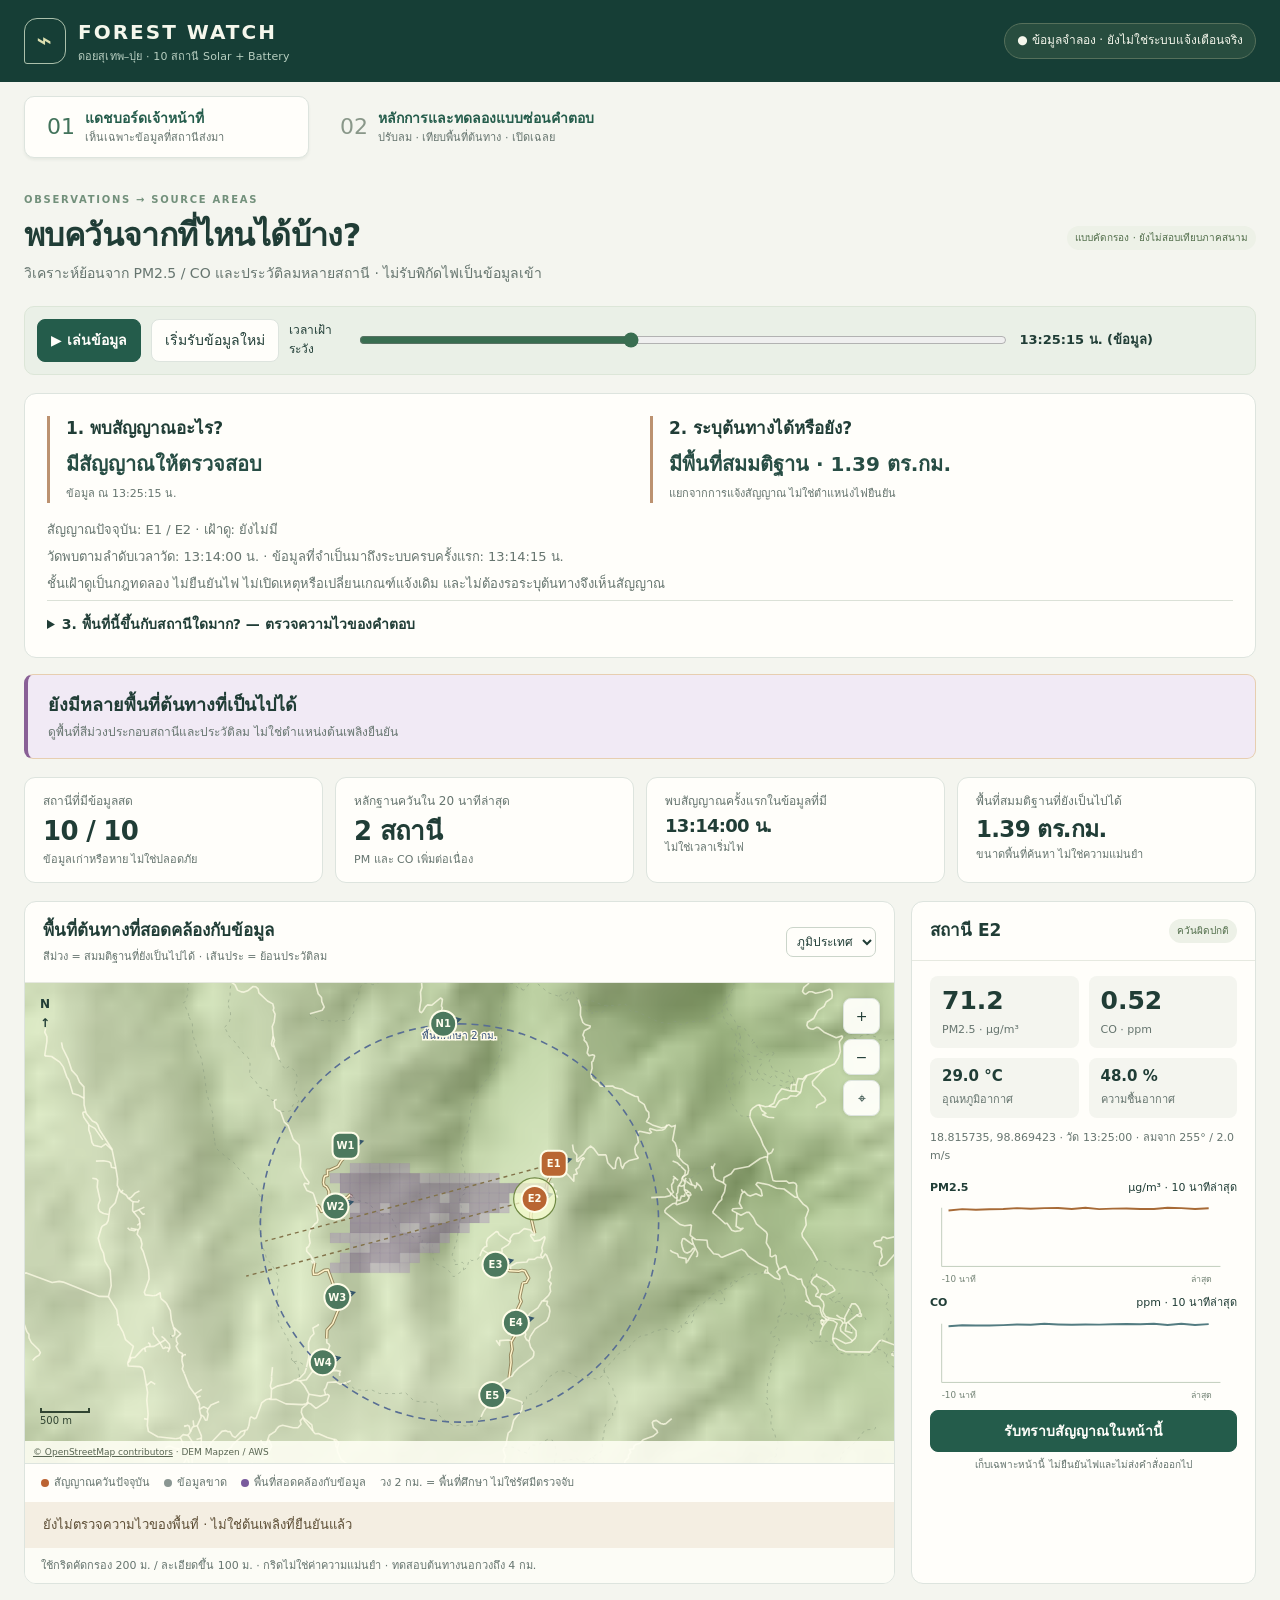
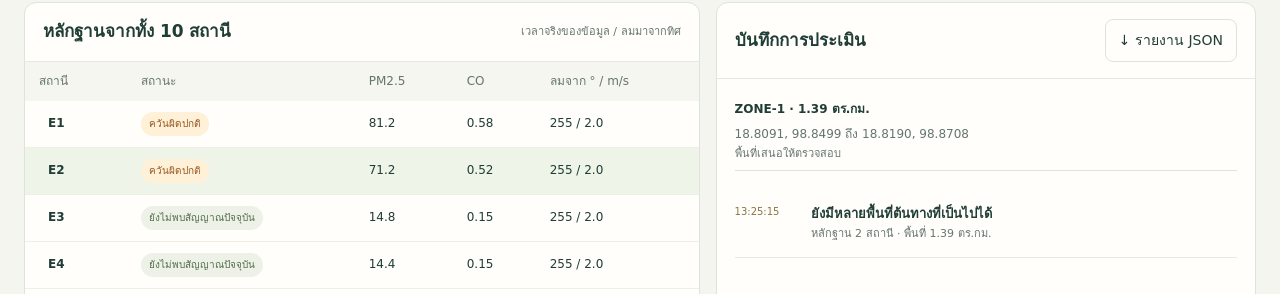
<file: index.html>
<!doctype html><html lang="th"><head><meta charset="utf-8"><meta name="viewport" content="width=device-width,initial-scale=1"><meta name="theme-color" content="#163e36"><title>Forest Watch — วิเคราะห์แหล่งควันจากเซนเซอร์</title><link rel="stylesheet" href="./console.css"><link rel="stylesheet" href="./inverse.css"><link rel="stylesheet" href="./bayes.css"><link rel="stylesheet" href="./assessment.css"></head><body>
<a class="skip" href="#main">ข้ามไปเนื้อหา</a><header class="app-header"><a class="brand" href="#dashboard"><span class="brand-symbol">⌁</span><span>FOREST WATCH<small>ดอยสุเทพ–ปุย · 10 สถานี Solar + Battery</small></span></a><span class="demo-badge" id="data-mode">● ข้อมูลจำลอง · ยังไม่ใช่ระบบแจ้งเตือนจริง</span></header>
<nav class="primary-nav" aria-label="สองส่วนหลัก"><a id="nav-dashboard" href="#dashboard"><span class="nav-number">01</span><span><b>แดชบอร์ดเจ้าหน้าที่</b><small>เห็นเฉพาะข้อมูลที่สถานีส่งมา</small></span></a><a id="nav-principles" href="#principles"><span class="nav-number">02</span><span><b>หลักการและทดลองแบบซ่อนคำตอบ</b><small>ปรับลม · เทียบพื้นที่ต้นทาง · เปิดเฉลย</small></span></a></nav>
<main id="main"><div id="fatal" class="fatal" hidden role="alert"></div>
<section id="dashboard" aria-labelledby="ops-heading"><div class="page-heading"><div><p class="eyebrow">OBSERVATIONS → SOURCE AREAS</p><h1 id="ops-heading">พบควันจากที่ไหนได้บ้าง?</h1><p>วิเคราะห์ย้อนจาก PM2.5 / CO และประวัติลมหลายสถานี · ไม่รับพิกัดไฟเป็นข้อมูลเข้า</p></div><span class="status-chip">แบบคัดกรอง · ยังไม่สอบเทียบภาคสนาม</span></div></section>
<section id="principles" hidden aria-labelledby="learn-heading"><div class="page-heading"><div><p class="eyebrow">BLIND SOURCE LOCALIZATION LAB</p><h1 id="learn-heading">ให้ระบบหาต้นทาง โดยไม่บอกคำตอบ</h1><p>ตัวสร้างฉากเก็บจุดไฟแยกไว้ ตัววิเคราะห์ได้รับเพียงข้อมูลตรวจวัด</p></div><button id="replay" class="primary-button">ดูฉากนี้ในมุมเจ้าหน้าที่</button></div>
<div class="principle-steps"><article><span>1</span><div><h3>เซนเซอร์รายงานค่า</h3><p>ใช้เวลาที่วัดจริง พร้อมค่าพื้นหลังและคุณภาพข้อมูล</p></div></article><article><span>2</span><div><h3>คำนวณต้นทางที่เป็นไปได้</h3><p>ย้อนสนามลม ทดลองหลายพื้นที่และเวลาเริ่มปล่อยควัน</p></div></article><article><span>3</span><div><h3>แสดงพื้นที่ ไม่ฟันธงจุดเดียว</h3><p>เก็บทางเลือกที่อธิบายข้อมูลได้ และแสดงเมื่อข้อมูลไม่พอ</p></div></article></div>
<div class="panel lab-controls"><label>ชุดทดลอง<select id="lab-preset"><option value="single">แหล่งควันเดียว · ลมคงที่</option><option value="changing">ลมเปลี่ยนทิศระหว่างเหตุ</option><option value="noise">ค่าคลาดเคลื่อน / ส่งข้อมูลช้า / ขาดช่วง</option><option value="outside">แหล่งควันนอกวง 2 กม.</option><option value="multiple">แหล่งควันสองแห่ง</option><option value="single-sensor">เหลือสถานีรับข้อมูลเดียว</option><option value="calm">ลมสงบ</option><option value="dust">ฝุ่นริมทาง ไม่มี CO เพิ่ม</option><option value="offline">ฝั่งตะวันตกขาดการติดต่อ</option><option value="none">ไม่มีควันในฉาก</option><option value="pulse">ควันเป็นช่วงแล้วหยุด (ชุด V2A)</option><option value="ramp">ควันค่อย ๆ เพิ่ม (ชุด V2A)</option><option value="intermittent">ควันเป็นพัก ๆ / ขาดข้อมูล (ชุด V2A)</option><option value="sensor-lag">เซนเซอร์ E2 ตอบสนองช้า (ชุด V2A)</option></select></label><label>ลมพัดไป<select id="lab-wind"><option value="0">เหนือ 0°</option><option value="45">ตะวันออกเฉียงเหนือ 45°</option><option value="75" selected>ตะวันออกเฉียงเหนือค่อนไปตะวันออก 75°</option><option value="90">ตะวันออก 90°</option><option value="135">ตะวันออกเฉียงใต้ 135°</option><option value="180">ใต้ 180°</option><option value="225">ตะวันตกเฉียงใต้ 225°</option><option value="270">ตะวันตก 270°</option><option value="315">ตะวันตกเฉียงเหนือ 315°</option></select></label><label>ความเร็วลม (m/s)<input id="lab-speed" type="number" min="0" max="8" step="0.5" value="2"></label><button id="apply-scene" class="primary-button">เริ่มฉากใหม่</button><button id="reveal" class="quiet-button">เปิดเฉลยจุดกำเนิดควัน</button><details><summary>เปลี่ยนจุดเริ่มด้วยพิกัด</summary><p>แก้ได้เฉพาะหน้านี้ / ดับเบิลคลิกบนแผนที่ · ไม่ส่งพิกัดเข้าโมเดลย้อนกลับ</p><label>Latitude<input id="truth-lat" type="number" step="0.000001"></label><label>Longitude<input id="truth-lon" type="number" step="0.000001"></label><button id="apply-truth">ใช้พิกัดนี้สร้างฉาก</button></details></div><div id="truth-result" class="learn-explanation" hidden></div></section>
<section id="experimental-models" hidden class="model-panel" aria-label="เลือกรุ่นวิเคราะห์"><div class="model-toolbar"><label>อัลกอริทึมหาพื้นที่ต้นทาง<select id="model-choice"><option value="baseline">V1.1 — ตัวอ้างอิงเดิม</option><option value="v2a">V2A — Bayesian + ความคลาดเคลื่อน (ทดลอง)</option></select></label><span id="model-badge"></span><button id="compare-models" disabled>เทียบสองโมเดลกับข้อมูลชุดนี้</button></div><div id="model-diagnostics"></div><div id="model-comparison" role="status"></div><details><summary>ความคลาดเคลื่อนและเวลาตอบสนองของเซนเซอร์</summary><p>ค่าเริ่มต้นเป็นสมมติฐาน ไม่ใช่ผลสอบเทียบ ตัวเลข σ คือส่วนเบี่ยงเบนมาตรฐานที่ใช้ให้น้ำหนักข้อมูล ไม่เปลี่ยนเกณฑ์แจ้งควันของสถานี · ความคลาดเคลื่อนค่าพื้นหลังเริ่มต้น PM 5 µg/m³ / CO 0.04 ppm · ไม่มีการเรียนรู้ค่าพื้นหลังขณะมีควัน</p><div class="table-scroll"><table class="sensor-model-table"><thead><tr><th>สถานี</th><th>PM σ (µg/m³)</th><th>CO σ (ppm)</th><th>หน่วงตอบสนอง (วินาที)</th></tr></thead><tbody id="sensor-models"></tbody></table></div><button id="apply-sensor-models">ใช้ค่านี้กับ V2A</button> <button id="reset-sensor-models">คืนค่าสมมติฐาน</button><p id="sensor-model-error" class="model-error" role="alert"></p></details></section>
<div class="playback"><button id="play" class="primary-button">▶ เล่นข้อมูล</button><button id="restart">เริ่มรับข้อมูลใหม่</button><label class="time-slider">เวลาเฝ้าระวัง <input id="minute" aria-label="นาทีของข้อมูลที่รับแล้ว" type="range" min="0" max="60" step="1" value="25"></label><b id="clock">—</b><span id="computing" role="status">กำลังวิเคราะห์…</span></div>
<section class="panel assessment-panel" aria-label="หลักฐานและความไวของพื้นที่ V1.2">
<div class="assessment-stages"><article><h2>1. พบสัญญาณอะไร?</h2><strong id="evidence-stage">กำลังตรวจข้อมูล</strong><small id="evidence-time"></small></article><article><h2>2. ระบุต้นทางได้หรือยัง?</h2><strong id="location-stage">รอผล</strong><small>แยกจากการแจ้งสัญญาณ ไม่ใช่ตำแหน่งไฟยืนยัน</small></article></div>
<div id="evidence-details" class="assessment-details" role="status"></div>
<details class="sensitivity-details"><summary>3. พื้นที่นี้ขึ้นกับสถานีใดมาก? — ตรวจความไวของคำตอบ</summary><p>ทดลองตัดข้อมูลทีละสถานี ปรับทิศลม ±10° และผ่อนข้อจำกัดจากสถานีเงียบแบบสุดขอบ ไม่มีการเลือกพื้นที่ที่เล็กที่สุดหรือเปลี่ยนคำตอบเดิมอัตโนมัติ</p><div class="sensitivity-controls"><button id="sensitivity-run" disabled>ตรวจความไวของพื้นที่ (ขณะพักข้อมูล)</button><button id="sensitivity-cancel" hidden>ยกเลิก</button></div><p id="sensitivity-status" role="status"></p><div class="table-scroll"><table><thead><tr><th>เงื่อนไข</th><th>ผล</th><th>พื้นที่ซ้อนทับ IoU</th><th>ศูนย์กลางพื้นที่เลื่อน (ม.)</th><th>พื้นที่ (ตร.กม.)</th></tr></thead><tbody id="sensitivity-rows"></tbody></table></div><p>IoU 1 = พื้นที่ตรงกัน / 0 = ไม่ซ้อนทับ ศูนย์กลางเป็นสถิติของพื้นที่ ไม่ใช่พิกัดต้นเพลิง ค่าตัดสินความไวเป็นสมมติฐาน ไม่ใช่ระดับความมั่นใจภาคสนาม</p><p>การไม่ใช้ค่าปกติเป็นเพียง stress test ไม่ได้พิสูจน์ว่าควันลอยสูงและไม่ลบข้อมูลเงียบออกจากตัวหลัก</p></details>
</section>
<div id="situation" class="situation" role="status"></div>
<div class="metric-row"><article><span>สถานีที่มีข้อมูลสด</span><strong id="online">—</strong><small>ข้อมูลเก่าหรือหาย ไม่ใช่ปลอดภัย</small></article><article><span>หลักฐานควันใน 20 นาทีล่าสุด</span><strong id="support">—</strong><small>PM และ CO เพิ่มต่อเนื่อง</small></article><article><span>พบสัญญาณครั้งแรกในข้อมูลที่มี</span><strong id="first-signal" class="long">—</strong><small>ไม่ใช่เวลาเริ่มไฟ</small></article><article><span>พื้นที่สมมติฐานที่ยังเป็นไปได้</span><strong id="area">—</strong><small>ขนาดพื้นที่ค้นหา ไม่ใช่ความแม่นยำ</small></article></div>
<div class="ops-grid"><section class="panel map-panel"><div class="panel-heading"><div><h2>พื้นที่ต้นทางที่สอดคล้องกับข้อมูล</h2><small>สีม่วง = สมมติฐานที่ยังเป็นไปได้ · เส้นประ = ย้อนประวัติลม</small></div><select id="basemap" aria-label="แผนที่ฐาน"><option value="terrain">ภูมิประเทศ</option><option value="satellite">ดาวเทียม</option></select></div><div id="inverse-map" class="map-host" aria-label="แผนที่พื้นที่ต้นทางควันที่ประเมิน"></div><div class="map-legend"><span><i class="dot suspect"></i>สัญญาณควันปัจจุบัน</span><span><i class="dot unknown"></i>ข้อมูลขาด</span><span><i class="dot fit"></i>พื้นที่สอดคล้องกับข้อมูล</span><span>วง 2 กม. = พื้นที่ศึกษา ไม่ใช่รัศมีตรวจจับ</span></div><p id="location-sensitivity-note" class="sensitivity-note" role="status">ยังไม่ตรวจความไวของพื้นที่ · ไม่ใช่ต้นเพลิงที่ยืนยันแล้ว</p><div class="map-footer">ใช้กริดคัดกรอง 200 ม. / ละเอียดขึ้น 100 ม. · กริดไม่ใช่ค่าความแม่นยำ · ทดสอบต้นทางนอกวงถึง 4 กม.</div></section>
<aside class="panel station-panel"><div class="panel-heading"><h2 id="station-title">สถานี</h2><span id="station-status" class="status-chip"></span></div><div id="station-values" class="reading-grid"></div><p id="station-note" class="station-note"></p><div id="station-charts" class="station-charts"></div><button id="ack" class="primary-button full-width" disabled>รับทราบสัญญาณในหน้านี้</button><small class="local-note">เก็บเฉพาะหน้านี้ ไม่ยืนยันไฟและไม่ส่งคำสั่งออกไป</small></aside></div>
<div class="bottom-grid"><section class="panel"><div class="panel-heading"><h2>หลักฐานจากทั้ง 10 สถานี</h2><small>เวลาจริงของข้อมูล / ลมมาจากทิศ</small></div><div class="table-scroll"><table class="station-table"><thead><tr><th>สถานี</th><th>สถานะ</th><th>PM2.5</th><th>CO</th><th>ลมจาก ° / m/s</th></tr></thead><tbody id="station-table"></tbody></table></div></section><section class="panel"><div class="panel-heading"><h2>บันทึกการประเมิน</h2><button id="export-report">↓ รายงาน JSON</button></div><div id="zones" class="zone-list"></div><ol id="events" class="event-list"></ol></section></div>
<section id="principles-extra" hidden><p><a href="./terrain.html">ห้องทดลอง V2B: ลมภูเขา / ควันลอยตัว / สอบเทียบ ↗</a></p><section class="panel benchmark-panel"><div class="panel-heading"><h2>V2A ดีกว่าเดิมจริงไหม?</h2><button id="load-benchmark">ดูผลชุดทดสอบเปรียบเทียบ</button></div><p>เทียบทั้งการครอบคลุมต้นทางจริง พื้นที่ค้นหา และกรณีที่ยังตอบไม่ได้ ไม่ตัดฉากที่พลาดทิ้ง</p><div id="benchmark-results" class="table-scroll"></div><a href="./data/v2a-benchmark.json">ผลครบทุกฉาก JSON</a> · <a href="./docs/V2A_BAYESIAN.md">หลักการ V2A และข้อจำกัด</a></section><section class="panel direction-panel"><div class="panel-heading"><div><h2>จุดเริ่มเดียวกัน ลมต่างทิศ ตรวจสัญญาณเมื่อไร?</h2><p>จำลองข้อมูลทั้ง 60 นาทีเพื่อเปรียบเทียบ เฉพาะหน้านี้ · ไม่ใช่เวลาที่ระบุต้นทางได้</p></div><button id="compare-winds">คำนวณ 8 ทิศ</button></div><div class="table-scroll"><table><thead><tr><th>ลมพัดไป</th><th>สถานีเริ่มมีสัญญาณ</th><th>หลังเริ่มปล่อยควันสมมติ</th></tr></thead><tbody id="direction-table"></tbody></table></div></section>
<div class="explanation-grid"><article class="panel"><h2>ระบบไม่รู้จุดไฟได้อย่างไร?</h2><p>Worker รับเฉพาะพิกัดสถานี ค่า PM/CO ค่าพื้นหลัง เวลาวัด/เวลารับ และประวัติลม ไม่รับจุดไฟ เวลาเริ่มไฟ ชื่อฉาก หรือเฉลย</p><p>ทดลองแหล่งปล่อยควันหลายตำแหน่งและหลายเวลา ปรับขนาดสัญญาณที่ไม่ทราบค่า แล้วเทียบทั้งสถานีที่มีควันและที่ยังปกติ</p><p>V1.1 รวมพื้นที่จากลม 3 ชุด ส่วน V2A รวมลม 5 ชุดและรูปแบบการปล่อยควันหลายแบบ น้ำหนักจากแบบจำลองยังไม่ใช่ความมั่นใจภาคสนาม</p></article><article class="panel"><h2>เมื่อไรต้องบอกว่ายังระบุไม่ได้?</h2><p>หลักฐานจุดเดียวให้ได้เพียงแนวต้นลม ลมสงบ/ประวัติลมหายให้ผลประเมินไม่ได้ หากสูตรแหล่งเดียวอธิบายข้อมูลไม่ดี จะไม่ฝืนปักต้นเพลิง</p><p>หลายแหล่งควันอาจยังแยกไม่ได้ รูปแผนที่ไม่ได้คำนวณการลามของไฟ ไม่มีการยกตัว เรือนยอด หรือสนามลมที่แก้ภูมิประเทศด้วย WindNinja</p><p>ผลเฉลยเป็นการทดสอบสังเคราะห์ ไม่ใช่ความแม่นยำภาคสนาม และใช้ฝึกการตีความเท่านั้น</p></article></div></section>
<details class="panel import-panel"><summary>นำเข้าข้อมูลตรวจวัด JSON เพื่อทดสอบ (ประมวลผลในเครื่อง)</summary><p>ไฟล์ต้องตรง Observation Contract ขนาดไม่เกิน 2 MB · แยกเวลาวัดกับเวลารับ ข้อมูลอนาคตไม่ถูกนำมาคำนวณ · ไฟล์ไม่ถูกอัปโหลด</p><input id="import-file" type="file" accept="application/json,.json" aria-label="นำเข้า observation packet"><button id="export-input">ดาวน์โหลดตัวอย่างข้อมูลที่กำลังใช้</button><p>ไฟล์นำเข้าเป็นข้อมูลที่ยังไม่ตรวจสอบ ไม่แสดงเป็นระบบรับข้อมูลสด และไม่มีเฉลยจุดจริง</p></details>
<p class="view-note">สถานะทุกพื้นที่เป็นข้อเสนอให้ตรวจสอบ ไม่ใช่ยืนยันไฟ ไม่มีคะแนนความน่าจะเป็นที่สอบเทียบ ไม่มีการสั่งการหรือเส้นทางหนีไฟ</p></main>
<footer class="app-footer"><span>V1.2 Evidence first · สาธิตการหาแหล่งควัน ไม่ใช่ค้นพบจุดเริ่มไฟที่ยืนยันแล้ว</span><div><a href="./planning.html">แผนติดตั้ง / พลังงาน</a><a href="./forward.html#principles">เครื่องมือจำลองไปข้างหน้าเดิม</a><a href="./docs/INVERSE_SOURCE.md">หลักการและสัญญาข้อมูล</a><a href="./docs/EVIDENCE_FIRST_V12.md">หลักฐานและความไว V1.2</a></div> </footer><noscript>ต้องเปิด JavaScript เพื่อใช้งาน</noscript>
<script src="./data/plan.js"></script><script src="./data/context.js"></script><script src="./core.js"></script><script src="./siting.js"></script><script src="./console-map.js"></script><script src="./inverse-engine.js"></script><script src="./inverse-simulator.js"></script><script src="./bayes-engine.js"></script><script src="./v2a-simulator.js"></script><script src="./bayes-panel.js"></script><script src="./assessment-engine.js"></script><script src="./assessment-panel.js"></script><script src="./inverse-ui.js"></script></body></html>
</file>
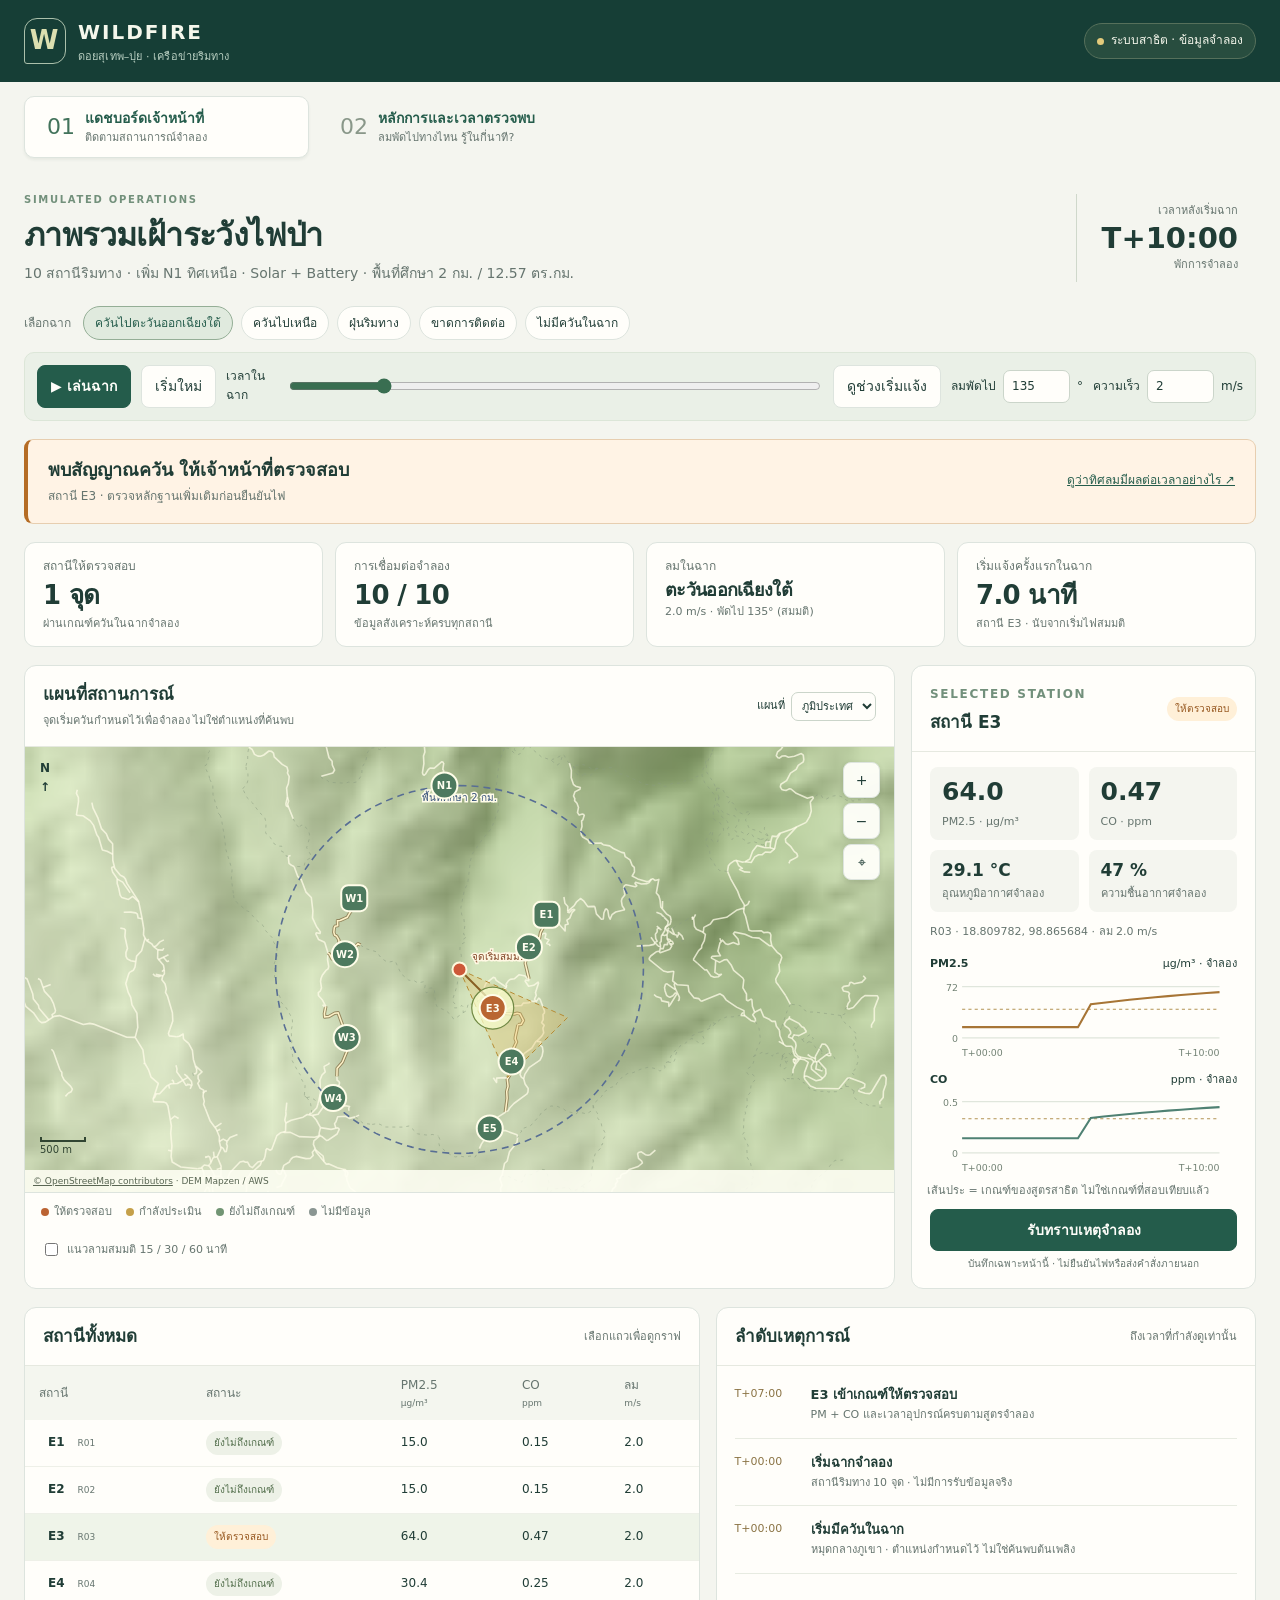
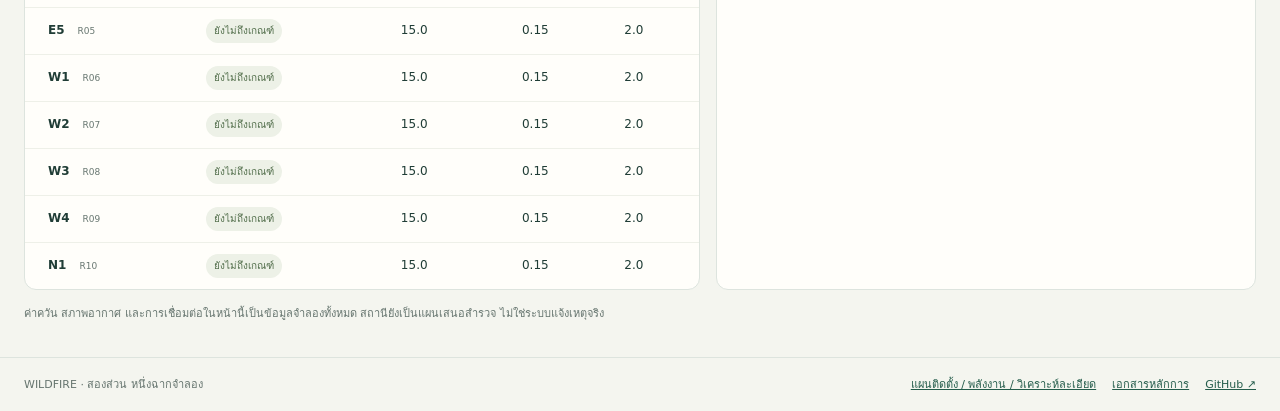
<file: forward.html>
<!doctype html>
<html lang="th">
<head>
<meta charset="utf-8"><meta name="viewport" content="width=device-width,initial-scale=1"><meta name="theme-color" content="#163e36">
<meta name="description" content="แดชบอร์ดจำลองสำหรับเจ้าหน้าที่ และอธิบายเวลาตรวจควันเมื่อไฟป่าเกิดในทิศลมต่าง ๆ รอบดอยสุเทพ–ปุย">
<title>Wildfire | แดชบอร์ดเจ้าหน้าที่และหลักการตรวจพบ</title>
<link rel="stylesheet" href="./console.css">
</head>
<body>
<a class="skip" href="#main">ข้ามไปเนื้อหา</a>
<header class="app-header"><a class="brand" href="#dashboard"><span class="brand-symbol">W</span><span>WILDFIRE<small>ดอยสุเทพ–ปุย · เครือข่ายริมทาง</small></span></a><span class="demo-badge"><i></i>ระบบสาธิต · ข้อมูลจำลอง</span></header>
<nav class="primary-nav" aria-label="สองส่วนหลักของแอป"><a id="nav-dashboard" href="#dashboard" aria-current="page"><span class="nav-number">01</span><span><b>แดชบอร์ดเจ้าหน้าที่</b><small>ติดตามสถานการณ์จำลอง</small></span></a><a id="nav-principles" href="#principles"><span class="nav-number">02</span><span><b>หลักการและเวลาตรวจพบ</b><small>ลมพัดไปทางไหน รู้ในกี่นาที?</small></span></a></nav>
<main id="main">
<div id="fatal" class="fatal" hidden role="alert"></div>
<section id="dashboard" aria-labelledby="dashboard-heading">
<div class="page-heading"><div><p class="eyebrow">SIMULATED OPERATIONS</p><h1 id="dashboard-heading">ภาพรวมเฝ้าระวังไฟป่า</h1><p>10 สถานีริมทาง · เพิ่ม N1 ทิศเหนือ · Solar + Battery · พื้นที่ศึกษา 2 กม. / 12.57 ตร.กม.</p></div><div class="clock"><small>เวลาหลังเริ่มฉาก</small><strong id="ops-clock">T+10:00</strong><span id="play-status">พักการจำลอง</span></div></div>
<div class="preset-bar"><span>เลือกฉาก</span><button data-preset="smoke">ควันไปตะวันออกเฉียงใต้</button><button data-preset="north">ควันไปเหนือ</button><button data-preset="dust">ฝุ่นริมทาง</button><button data-preset="offline">ขาดการติดต่อ</button><button data-preset="normal">ไม่มีควันในฉาก</button></div>
<div class="playback"><button id="play" class="primary-button">▶ เล่นฉาก</button><button id="restart" class="quiet-button">เริ่มใหม่</button><label class="time-slider">เวลาในฉาก <input id="ops-minute" type="range" min="0" max="60" step="0.5" value="10" aria-label="เวลาในฉาก นาที"></label><button id="jump-alert" class="quiet-button">ดูช่วงเริ่มแจ้ง</button><label>ลมพัดไป <input id="ops-wind" type="number" data-key="windToDeg" min="0" max="359" step="1" value="135" aria-label="ทิศที่ลมพัดไป องศา"> °</label><label>ความเร็ว <input id="ops-speed" type="number" data-key="windSpeedMps" min="0" max="8" step="0.5" value="2" aria-label="ความเร็วลม เมตรต่อวินาที"> m/s</label></div>
<div id="ops-situation" class="situation" role="status"></div>
<div class="metric-row"><article><span>สถานีให้ตรวจสอบ</span><strong id="metric-alerts">—</strong><small>ผ่านเกณฑ์ควันในฉากจำลอง</small></article><article><span>การเชื่อมต่อจำลอง</span><strong id="metric-online">—</strong><small id="metric-quality">—</small></article><article><span>ลมในฉาก</span><strong id="metric-wind">—</strong><small id="metric-speed">—</small></article><article><span>เริ่มแจ้งครั้งแรกในฉาก</span><strong id="metric-first">—</strong><small id="metric-first-note">จากสูตร PM + CO เดิม</small></article></div>
<div class="ops-grid"><section class="panel map-panel"><div class="panel-heading"><div><h2>แผนที่สถานการณ์</h2><small>จุดเริ่มควันกำหนดไว้เพื่อจำลอง ไม่ใช่ตำแหน่งที่ค้นพบ</small></div><label class="basemap-label">แผนที่ <select data-basemap="ops"><option value="terrain">ภูมิประเทศ</option><option value="satellite">ดาวเทียม</option></select></label></div><div id="ops-map" class="map-host" aria-label="แผนที่สถานีจำลอง"></div><div class="map-legend"><span><i class="dot suspect"></i>ให้ตรวจสอบ</span><span><i class="dot pending"></i>กำลังประเมิน</span><span><i class="dot normal"></i>ยังไม่ถึงเกณฑ์</span><span><i class="dot unknown"></i>ไม่มีข้อมูล</span></div><div class="map-footer"><label><input id="spread-toggle" type="checkbox"> แนวลามสมมติ 15 / 30 / 60 นาที</label><span id="spread-note" hidden>สาธิตเท่านั้น · ไม่ใช้กำหนดเขตปลอดภัย</span></div></section>
<aside class="panel station-panel"><div class="panel-heading"><div><p class="eyebrow">SELECTED STATION</p><h2 id="station-title">สถานี E3</h2></div><span id="station-status" class="status-chip"></span></div><div id="station-values" class="reading-grid"></div><p id="station-note" class="station-note"></p><div id="station-charts" class="station-charts"></div><button id="ack" class="primary-button full-width" disabled>รับทราบเหตุจำลอง</button><small class="local-note">บันทึกเฉพาะหน้านี้ · ไม่ยืนยันไฟหรือส่งคำสั่งภายนอก</small></aside></div>
<div class="bottom-grid"><section class="panel"><div class="panel-heading"><h2>สถานีทั้งหมด</h2><small>เลือกแถวเพื่อดูกราฟ</small></div><div class="table-scroll"><table class="station-table"><thead><tr><th>สถานี</th><th>สถานะ</th><th>PM2.5 <small>µg/m³</small></th><th>CO <small>ppm</small></th><th>ลม <small>m/s</small></th></tr></thead><tbody id="station-table"></tbody></table></div></section><section class="panel"><div class="panel-heading"><h2>ลำดับเหตุการณ์</h2><small>ถึงเวลาที่กำลังดูเท่านั้น</small></div><ol id="events" class="event-list"></ol></section></div>
<p class="view-note">ค่าควัน สภาพอากาศ และการเชื่อมต่อในหน้านี้เป็นข้อมูลจำลองทั้งหมด สถานียังเป็นแผนเสนอสำรวจ ไม่ใช่ระบบแจ้งเหตุจริง</p>
</section>
<section id="principles" hidden aria-labelledby="principles-heading">
<div class="page-heading"><div><p class="eyebrow">HOW DETECTION WORKS</p><h1 id="principles-heading">ไฟเริ่มแล้ว เราจะรู้เมื่อไร?</h1><p>เลือกจุดเริ่มและทิศลม แล้วดู <b>เวลาควันเดินทางถึง</b> เทียบกับ <b>เวลาเข้าเกณฑ์แจ้งในแบบจำลอง</b></p></div><button id="replay" class="primary-button">▶ ดูฉากนี้บนแดชบอร์ด</button></div>
<div class="principle-steps"><article><span>1</span><div><h3>ไฟเริ่ม → มีควัน</h3><p>กำหนดระยะก่อนเริ่มมีควัน ไม่ถือว่าไฟเริ่มแล้วเซนเซอร์รู้ทันที</p></div></article><article><span>2</span><div><h3>ลมพาควันไปยังสถานี</h3><p>สถานีที่ใกล้ที่สุดอาจไม่ได้รับควัน หากลมพัดไปอีกทาง</p></div></article><article><span>3</span><div><h3>PM + CO ผ่านเกณฑ์ → แจ้ง</h3><p>ต้องมีความเข้มข้นเพียงพอ และเผื่อเวลาอ่าน ประเมิน และส่งข้อมูล</p></div></article></div>
<div class="learn-grid"><aside class="panel learn-controls"><p class="eyebrow">ลองเปลี่ยนเงื่อนไข</p><label>จุดเริ่มไฟสมมติ<select id="learn-source"><option value="center">หมุดกลางภูเขา</option><option value="near">ใกล้สถานี E3</option><option value="north">ตอนเหนือของพื้นที่</option><option value="south">ตอนใต้ของพื้นที่</option><option value="custom">พิกัดที่กำหนดเอง</option></select></label><p id="learn-coordinates" class="coordinate-text"></p><details><summary>กรอกพิกัดเอง</summary><label>Latitude<input id="source-lat" type="number" step="0.000001"></label><label>Longitude<input id="source-lon" type="number" step="0.000001"></label><button id="apply-source" class="quiet-button">ใช้พิกัดนี้</button></details><h3 class="compass-heading">ลมพัดไปทาง <b id="learn-direction">—</b></h3><div id="compass" class="compass" role="group" aria-label="เลือกทิศที่ลมพัดไป"></div><label>ทิศละเอียด <span id="learn-bearing-label"></span><input id="learn-wind" data-key="windToDeg" type="range" min="0" max="359" step="1" value="135"></label><label>ความเร็วลม <b id="learn-speed-label"></b><input id="learn-speed" data-key="windSpeedMps" type="range" min="0" max="8" step="0.5" value="2"></label><label>หลังไฟเริ่ม กี่นาทีจึงมีควัน?<select id="smoke-delay" data-key="smokeDelayMin"><option value="0">0 นาที · สมมติมีควันทันที</option><option value="1">1 นาที</option><option value="3">3 นาที</option><option value="5">5 นาที</option><option value="10">10 นาที</option><option value="15">15 นาที</option></select></label><details><summary>สมมติฐานและสถานีพร้อมใช้งาน</summary><p>ลมคงที่ · กรอบประเมิน 60 นาที · แนวเดินทางควันครึ่งมุม 20° แยกจากสูตรความเข้มข้น</p><label>สถานีในฉาก<select id="availability" data-key="availability"><option value="all">ครบ 10 จุด</option><option value="east">เฉพาะตะวันออก</option><option value="west">เฉพาะตะวันตก</option><option value="north">เฉพาะทิศเหนือ N1</option><option value="none">ไม่มีสถานีพร้อม</option></select></label><p>เวลาอุปกรณ์สมมติรวม 2 นาที: อ่านค่า 30 วินาที + ประเมินต่อเนื่อง 60 วินาที + ส่งข้อมูล 30 วินาที สูตรเดิมประเมินเกณฑ์ทุก 0.5 นาที</p></details></aside>
<div class="learn-content"><div class="result-pair"><article class="arrival-card"><span>ควันถึงจุดแรกตามแนวสมมติ</span><strong id="arrival-time">—</strong><b id="arrival-station">—</b><small>เฉพาะการเดินทาง ไม่ใช่เวลาเซนเซอร์แจ้ง</small></article><article class="alert-card"><span>ระบบแจ้งให้ตรวจสอบในฉากจำลอง</span><strong id="alert-time">—</strong><b id="alert-station">—</b><small>จากเกณฑ์ PM + CO รวมเวลาอุปกรณ์แล้ว</small></article></div><div id="learn-explanation" class="learn-explanation" role="status"></div><section class="panel map-panel"><div class="panel-heading"><div><h2>ลมพาควันไปทางไหน?</h2><small>ดับเบิลคลิกภายในวงเพื่อเปลี่ยนจุดเริ่ม</small></div><label class="basemap-label">แผนที่ <select data-basemap="learn"><option value="terrain">ภูมิประเทศ</option><option value="satellite">ดาวเทียม</option></select></label></div><div id="learn-map" class="map-host" aria-label="แผนที่อธิบายทิศลมและสถานีรับควัน"></div><div class="map-legend"><span><i class="dot source"></i>จุดเริ่มสมมติ</span><span><i class="dot pending"></i>แนวควันสมมติ</span><span>เส้นวง 2 กม. = พื้นที่ศึกษา ไม่ใช่รัศมีตรวจจับ</span></div></section></div></div>
<section class="panel direction-panel"><div class="panel-heading"><div><p class="eyebrow">SAME FIRE · DIFFERENT WIND</p><h2>จุดเริ่มเดียวกัน ลม 8 ทิศ จะรู้เมื่อไร?</h2><p>เวลาทุกช่องเริ่มนับจากไฟเริ่มในฉากเดียวกัน · คลิกทิศเพื่อดูแผนที่</p></div><button id="export-comparison" class="quiet-button">↓ ผลเปรียบเทียบ JSON</button></div><div class="table-scroll"><table class="direction-table"><thead><tr><th>ลมพัดไปทาง</th><th>สถานีรับแนวควันก่อน</th><th>ควันถึงโดยประมาณ</th><th>สถานีเข้าเกณฑ์ก่อน</th><th>แจ้งในแบบจำลอง</th></tr></thead><tbody id="direction-table"></tbody></table></div></section>
<div class="explanation-grid"><article class="panel"><h2>สองเวลานี้ต่างกันอย่างไร?</h2><p><b>ควันถึง</b> คำนวณจากระยะตามแนวลมหารด้วยความเร็วลม เมื่อสถานีอยู่ในแนวควันสมมติ</p><p><b>แจ้งในแบบจำลอง</b> รอให้ทั้ง PM2.5 และ CO สูงกว่าเกณฑ์ของสูตรเดิม แล้วเพิ่มเวลาอุปกรณ์ ไม่ได้เอาเวลาเดินทางมาบวกซ้ำ</p><p class="formula">เวลาแจ้ง = ก่อนมีควัน + เวลาถึงเกณฑ์ PM/CO + เวลาอุปกรณ์</p></article><article class="panel"><h2>ตัวเลขนี้บอกอะไรได้?</h2><p>ใช้เปรียบเทียบทิศลมและเห็นช่องว่างของแผนริมทาง ยังไม่ใช่เวลาตรวจไฟจริงที่รับประกัน และยังไม่รวมเวลาเจ้าหน้าที่ตรวจยืนยัน</p><p>ควันอาจยกตัว เจือจาง หรือถูกลมตามภูเขาพาไปต่างจากฉากนี้ การไม่พบสัญญาณจึงไม่ได้แปลว่าไม่มีไฟ</p><p>ข้อมูลเชื้อเพลิง ลมภาคสนาม และการสอบเทียบยังต้องเพิ่มก่อนใช้พยากรณ์จริง <a href="./docs/OPERATOR_EXPLAINER.md">อ่านหลักการและแหล่งอ้างอิง ↗</a></p></article></div>
</section>
</main>
<footer class="app-footer"><span>WILDFIRE · สองส่วน หนึ่งฉากจำลอง</span><div><a href="./planning.html">แผนติดตั้ง / พลังงาน / วิเคราะห์ละเอียด</a><a href="./docs/OPERATOR_EXPLAINER.md">เอกสารหลักการ</a><a href="https://github.com/saratchai1/wildfire" target="_blank" rel="noopener noreferrer">GitHub ↗</a></div></footer>
<div id="toast" class="toast" role="status" hidden></div>
<noscript><p>เปิด JavaScript เพื่อดูการจำลอง พิกัดและหลักการอ่านได้จากเอกสารใน repository</p></noscript>
<script src="./data/context.js"></script><script src="./data/plan.js"></script><script src="./core.js"></script><script src="./siting.js"></script><script src="./console-model.js"></script><script src="./console-map.js"></script><script src="./console.js"></script>
</body></html>
</file>
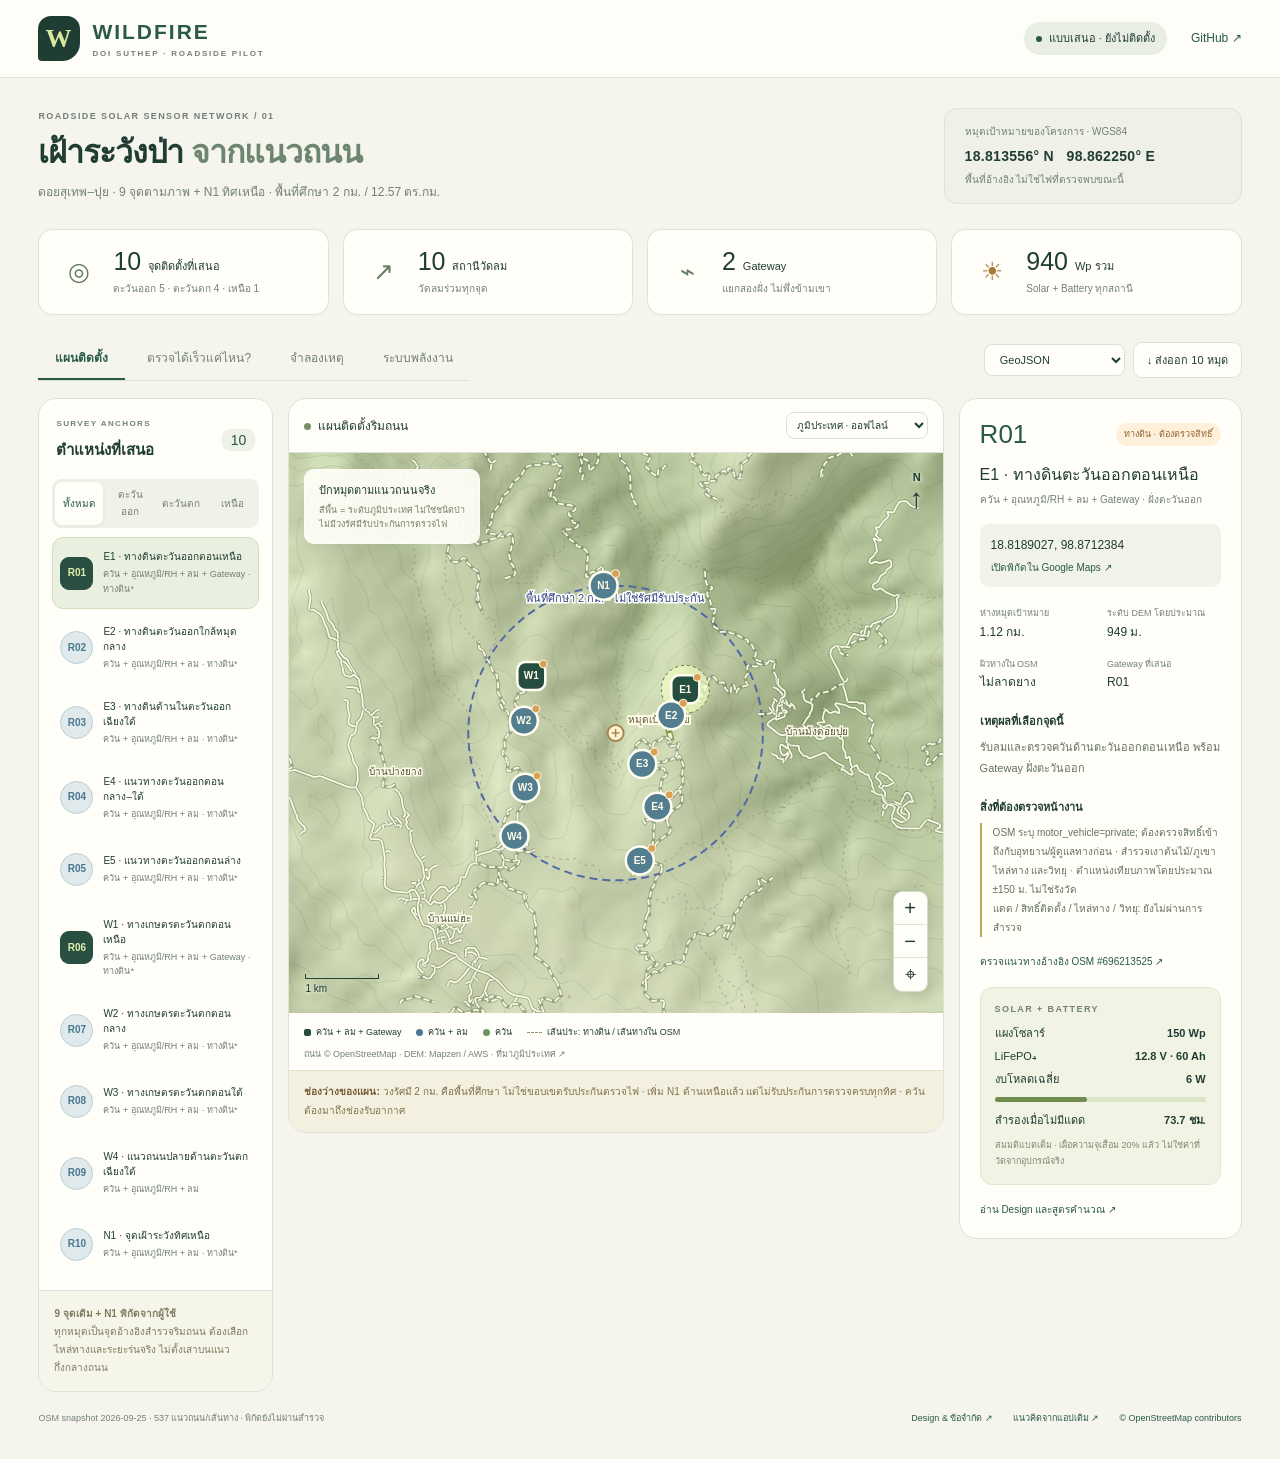
<file: planning.html>
<!doctype html>
<html lang="th">
<head>
  <meta charset="utf-8">
  <meta name="viewport" content="width=device-width,initial-scale=1">
  <meta name="theme-color" content="#193c32">
  <meta name="description" content="แผนเซนเซอร์ริมถนน 10 จุด รอบดอยสุเทพ–ปุย ใช้ Solar panel + Battery พร้อมแผนที่จริงและสถานการณ์จำลอง">
  <title>Wildfire — เฝ้าระวังป่าจากแนวถนน</title>
  <link rel="stylesheet" href="./styles.css"><link rel="stylesheet" href="./siting.css">
  <link rel="stylesheet" href="./history.css">
</head>
<body>
  <a class="skip" href="#main">ข้ามไปเนื้อหา</a>
  <header class="topbar">
    <a class="brand" href="./index.html" aria-label="Wildfire หน้าแรก"><span class="brand-icon">W</span><span>WILDFIRE<small>DOI SUTHEP · ROADSIDE PILOT</small></span></a>
    <div class="topbar-right"><span class="mode-pill" id="mode-pill"><i></i>แบบเสนอ · ยังไม่ติดตั้ง</span><a href="https://github.com/saratchai1/wildfire" target="_blank" rel="noopener noreferrer" class="repo-link">GitHub ↗</a></div>
  </header>
  <main id="main">
    <section class="intro"><div><p class="eyebrow">ROADSIDE SOLAR SENSOR NETWORK / 01</p><h1>เฝ้าระวังป่า <span>จากแนวถนน</span></h1><p class="intro-copy">ดอยสุเทพ–ปุย · 9 จุดตามภาพ + N1 ทิศเหนือ · พื้นที่ศึกษา 2 กม. / 12.57 ตร.กม.</p></div><div class="target-card"><span class="tiny-label">หมุดเป้าหมายของโครงการ · WGS84</span><strong>18.813556° N &nbsp; 98.862250° E</strong><small>พื้นที่อ้างอิง ไม่ใช่ไฟที่ตรวจพบขณะนี้</small></div></section>
    <section class="metrics" aria-label="สรุปแผนติดตั้ง"><article><span class="metric-icon">◎</span><div><strong>10 <small>จุดติดตั้งที่เสนอ</small></strong><span>ตะวันออก 5 · ตะวันตก 4 · เหนือ 1</span></div></article><article><span class="metric-icon">↗</span><div><strong>10 <small>สถานีวัดลม</small></strong><span>วัดลมร่วมทุกจุด</span></div></article><article><span class="metric-icon">⌁</span><div><strong>2 <small>Gateway</small></strong><span>แยกสองฝั่ง ไม่พึ่งข้ามเขา</span></div></article><article><span class="metric-icon solar">☀</span><div><strong>940 <small>Wp รวม</small></strong><span>Solar + Battery ทุกสถานี</span></div></article></section>
    <nav class="view-nav" aria-label="หน้าหลัก"><div class="tabs"><button class="active" data-view="plan" aria-pressed="true">แผนติดตั้ง</button><button data-view="analysis" aria-pressed="false">ตรวจได้เร็วแค่ไหน?</button><button data-view="demo" aria-pressed="false">จำลองเหตุ</button><button data-view="power" aria-pressed="false">ระบบพลังงาน</button></div><div class="export-group"><label class="sr-only" for="export-format">รูปแบบไฟล์พิกัด</label><select id="export-format"><option value="geojson">GeoJSON</option><option value="kml">KML / Google Earth</option><option value="csv">CSV</option></select><button id="export" class="button-outline">↓ ส่งออก 10 หมุด</button></div></nav>
    <section id="demo-controls" class="demo-controls" hidden aria-label="ควบคุมสถานการณ์จำลอง">
      <div class="demo-notice"><strong>สถานการณ์สังเคราะห์</strong><span>ไม่เชื่อมเซนเซอร์จริง · ไม่ส่งแจ้งเตือนหรือคำสั่งภายนอก</span></div>
      <div class="demo-inputs"><label>ฉากจำลอง<select id="scenario"><option value="smoke">ควัน PM + CO</option><option value="dust">ฝุ่นถนน · PM เพิ่มอย่างเดียว</option><option value="offline">ขาดข้อมูลฝั่งตะวันตก</option></select></label><label>จุดเริ่มฉาก<select id="source"><option value="target">หมุดเป้าหมายกลางป่า</option><option value="R03">ใกล้ R03 · ทดสอบตรวจจับ</option><option value="R05">ใกล้ R05 · ทดสอบตรวจจับ</option></select></label><label>ลมพัดไป <strong id="wind-label">90° · ตะวันออก</strong><input id="wind" type="range" min="0" max="359" value="90"></label><label>ความเร็วลม <strong id="speed-label">2.5 m/s</strong><input id="wind-speed" type="range" min="0" max="8" step="0.5" value="2.5"></label><label>อัตราลามตั้งต้นสมมติ <strong id="ros-label">4 m/min</strong><input id="ros" type="range" min="1" max="15" value="4"></label></div>
      <div class="playback"><button id="play" class="button-dark">▶ เล่นฉาก</button><button id="restart" class="button-outline">เริ่มใหม่</button><label class="timeline-label" for="minute">เวลา <strong id="minute-label">25 นาที</strong></label><input id="minute" type="range" min="0" max="60" value="25"><output id="demo-summary" aria-live="polite"></output></div>
    </section>
    <section id="analysis-controls" class="analysis-controls" hidden aria-label="ประเมินแผนตามทิศลม">
      <div class="analysis-heading"><div><p class="eyebrow">2 KM STUDY AREA · NOT CERTIFIED COVERAGE</p><h2>ควันจะถึงจุดไหน และใช้เวลานานเท่าไร?</h2><p>ทดสอบทั้งวง 12.57 ตร.กม. ไม่ใช่เฉพาะจุดที่ลมพัดเข้าหาเซนเซอร์</p></div><button id="screen-export" class="button-outline">↓ ส่งออกผลและสมมติฐาน</button></div>
      <div class="analysis-warning"><b>นี่คือการคัดกรองทางเดินควัน ไม่ใช่เวลาตรวจไฟที่รับประกัน</b><span>ลมคงที่ · สมมติควันเกิดทันทีและอยู่ระดับช่องรับอากาศ · ยังไม่คิดควันลอยสูง การเจือจาง เรือนยอด และลมตามภูเขา จึงอาจเร็วเกินจริงหรือพลาดเหตุได้</span></div>
      <div class="screen-inputs">
        <label>จุดปล่อยควันสมมติ<select id="screen-source"><option value="center">หมุดกลางภูเขา</option><option value="north">เหนือหมุดกลาง 1.5 กม.</option><option value="south">ใต้หมุดกลาง 1.5 กม.</option><option value="near">ใกล้ E3 ระยะ 100 ม.</option><option value="custom">ตำแหน่งที่ดับเบิลคลิกแผนที่</option></select></label>
        <label>ลมพัดไป <strong id="screen-wind-label"></strong><input id="screen-wind" type="range" min="0" max="359" value="90"></label>
        <label>ความเร็วลม <strong id="screen-speed-label"></strong><input id="screen-speed" type="range" min="0" max="5" step="0.5" value="2"></label>
        <label>ครึ่งมุมแนวควันสมมติ <strong id="screen-angle-label"></strong><input id="screen-angle" type="range" min="5" max="35" step="5" value="20"></label>
        <label>เวลาที่อยากทดสอบ<select id="screen-goal"><option value="5">ภายใน 5 นาที</option><option value="10" selected>ภายใน 10 นาที</option><option value="15">ภายใน 15 นาที</option><option value="30">ภายใน 30 นาที</option></select></label>
        <label>สถานีที่สมมติพร้อมใช้งาน<select id="screen-availability"><option value="all">ครบ 10 จุด</option><option value="east">เฉพาะตะวันออก 5 จุด</option><option value="west">เฉพาะตะวันตก 4 จุด</option><option value="north">เฉพาะเหนือ N1</option><option value="none">ไม่มีจุดพร้อมใช้งาน</option></select></label>
      </div>
      <details class="screen-assumptions"><summary>สมมติฐานเวลา / พื้นที่รับควัน และความหมายของสี</summary><p>เวลา = ระยะตามแนวลม ÷ ความเร็วลม + รออ่านค่า 30 วินาที + ตรวจต่อเนื่อง 60 วินาที + ส่งข้อมูล 30 วินาที รวมส่วนอุปกรณ์ 2 นาที ยังไม่รวมเวลาก่อควันและการยืนยันโดยเจ้าหน้าที่</p><p>ครึ่งความกว้างแนวควัน = 25 ม. + ระยะตามลม × tan(ครึ่งมุม) เป็นรูปทรงทดสอบ ไม่ใช่รัศมีตรวจจับที่ผู้ผลิตรับรอง จุดทดสอบเว้น 250 ม. รวมทุกจุดในวงและ 16 ทิศลม น้ำหนักเท่ากัน ไม่ใช่สถิติลมจริง</p></details>
      <div id="screen-source-summary" class="screen-source-summary" aria-live="polite"></div>
      <div class="screen-legend"><span><i class="swatch green"></i>เข้าแนวควันและทันเวลาที่ตั้ง</span><span><i class="swatch orange"></i>เข้าแนวควัน แต่ช้ากว่าเป้าหมาย</span><span><i class="swatch purple"></i>ไม่เข้าแนวในฉากนี้ / เกิน 60 นาที</span><span><i class="swatch gray"></i>ประเมินไม่ได้</span><label><input id="screen-grid" type="checkbox" checked> แสดงจุดทดลองบนแผนที่ (ไม่ใช่จุดติดตั้ง)</label></div>
    </section>
    <section id="workspace" class="workspace" aria-label="แผนที่และสถานี">
      <aside class="station-rail"><div class="rail-heading"><div><p class="eyebrow">SURVEY ANCHORS</p><h2>ตำแหน่งที่เสนอ</h2></div><span class="count-chip">10</span></div><div class="side-filter" role="group" aria-label="กรองฝั่ง"><button data-side="all" class="active" aria-pressed="true">ทั้งหมด</button><button data-side="E" aria-pressed="false">ตะวันออก</button><button data-side="W" aria-pressed="false">ตะวันตก</button><button data-side="N" aria-pressed="false">เหนือ</button></div><div id="site-list" class="site-list"></div><p class="rail-note"><b>9 จุดเดิม + N1 พิกัดจากผู้ใช้</b><br>ทุกหมุดเป็นจุดอ้างอิงสำรวจริมถนน ต้องเลือกไหล่ทางและระยะร่นจริง ไม่ตั้งเสาบนแนวกึ่งกลางถนน</p></aside>
      <section class="map-panel"><div class="map-toolbar"><div><span class="small-dot"></span><strong id="map-title">แผนติดตั้งริมถนน</strong></div><label><span class="sr-only">แผนที่ฐาน</span><select id="basemap"><option value="terrain">ภูมิประเทศ · ออฟไลน์</option><option value="satellite">ภาพดาวเทียม · ออนไลน์</option><option value="street">ถนน OSM · ออนไลน์</option></select></label></div>
        <div id="map" class="map" tabindex="0" role="region" aria-label="แผนที่เซนเซอร์ ใช้ปุ่มลูกศรเลื่อน ปุ่มบวกและลบซูม หรือเลือกสถานีจากรายการ"><canvas id="terrain-canvas" aria-hidden="true"></canvas><div id="tile-layer" aria-hidden="true"></div><svg id="map-svg" xmlns="http://www.w3.org/2000/svg" aria-label="หมุดสถานีและแนวถนน"></svg><div class="map-caption" id="map-caption"><b>ปักหมุดตามแนวถนนจริง</b><span>ไม่มีวงรัศมีรับประกันการตรวจไฟ</span></div><div class="north" aria-label="ทิศเหนือ">N<span>↑</span></div><div class="map-tools"><button id="zoom-in" aria-label="ซูมเข้า">+</button><button id="zoom-out" aria-label="ซูมออก">−</button><button id="fit" aria-label="แสดงทุกหมุด">⌖</button></div><div class="map-scale"><div id="scale-line"></div><span id="scale-label"></span></div><div id="tile-error" class="tile-error" hidden>ภาพฐานโหลดไม่ได้ · ถนนและภูมิประเทศออฟไลน์ยังใช้งานได้</div></div>
        <div class="map-legend"><span><i class="legend-dot hub"></i>ควัน + ลม + Gateway</span><span><i class="legend-dot weather"></i>ควัน + ลม</span><span><i class="legend-dot"></i>ควัน</span><span><i class="legend-dash"></i>เส้นประ: ทางดิน / เส้นทางใน OSM</span></div><div class="map-attribution" id="map-attribution"></div><div class="coverage-note"><b>ช่องว่างของแผน:</b> วงรัศมี 2 กม. คือพื้นที่ศึกษา ไม่ใช่ขอบเขตรับประกันตรวจไฟ · เพิ่ม N1 ด้านเหนือแล้ว แต่ไม่รับประกันการตรวจครบทุกทิศ · ควันต้องมาถึงช่องรับอากาศ</div>
      </section>
      <aside id="details" class="details" aria-label="รายละเอียดสถานีที่เลือก"></aside>
    </section>
    <section id="power-view" class="power-view" hidden aria-label="คำนวณระบบพลังงาน"><div class="power-heading"><div><p class="eyebrow">ENERGY BUDGET</p><h2>พลังงานพอไหม เมื่อไม่มีแดด?</h2><p>ปรับสมมติฐานทั้งเครือข่าย แล้วดูผลแยกกำลังผลิตกับพลังงานสำรอง</p></div><span class="neutral-pill">ค่าคำนวณ · ไม่ใช่การวัดหน้างาน</span></div><div class="energy-controls"><label>แดดเทียบเท่าเต็มกำลัง <strong id="psh-label">3.0 ชั่วโมง/วัน</strong><input id="psh" type="range" min="0" max="6" step="0.5" value="3"></label><label>พลังงานแดดที่เหลือหลังเงาบัง <strong id="shade-label">100%</strong><input id="shade" type="range" min="0" max="100" step="5" value="100"></label><label>โหลดเทียบงบตั้งต้น <strong id="load-label">1.0 เท่า</strong><input id="load" type="range" min="0.5" max="3" step="0.1" value="1"></label></div><div id="energy-summary" class="energy-summary"></div><div class="table-scroll"><table><thead><tr><th>สถานี / ชุด</th><th>แผง</th><th>แบตเตอรี่</th><th>ใช้ / วัน</th><th>ผลิต / วัน</th><th>สำรองไร้แดด</th><th>ผลตามสมมติฐาน</th></tr></thead><tbody id="power-table"></tbody></table></div><div class="power-notes"><article><h3>เผื่อแบตเตอรี่เสื่อมแล้ว</h3><p>พลังงานใช้ได้ = V × Ah × DoD 80% × ประสิทธิภาพ 90% × ความจุเมื่อเสื่อม 80% เป้าหมายสำรอง ≥72 ชั่วโมง เริ่มจากแบตเต็ม</p></article><article><h3>ริมถนนไม่ได้แปลว่าแดดไม่ถูกบัง</h3><p>ต้องสำรวจเงาต้นไม้และสันเขา โดยเฉพาะช่วงเฝ้าระวังไฟและเดือนที่แดดน้อย ค่า 3 ชั่วโมงเป็นสมมติฐานออกแบบ ไม่ใช่สถิติแดดของแต่ละหมุด</p></article><article><h3>ไม่รวมกล้องในงบนี้</h3><p>ใช้ PM + CO แบบ electrochemical และวงจรกำลังต่ำ ถ้าเพิ่มกล้อง เราเตอร์ หรืออุปกรณ์อื่น ต้องวัดโหลดจริงแล้วคำนวณใหม่</p></article></div></section>
    <section id="analysis-results" class="analysis-results" hidden></section>
    <footer class="footer"><span id="data-status">กำลังอ่านชุดข้อมูลอ้างอิง…</span><div><a href="./docs/NORTH_STATION.md" target="_blank" rel="noopener">Design & ข้อจำกัด ↗</a><a href="./docs/LEGACY_REFERENCE.md" target="_blank" rel="noopener">แนวคิดจากแอปเดิม ↗</a><a href="https://www.openstreetmap.org/copyright" target="_blank" rel="noopener">© OpenStreetMap contributors</a></div></footer>
  </main>
  <div id="toast" class="toast" role="status" hidden></div>
  <noscript><p>กรุณาเปิด JavaScript เพื่อใช้งานแผนที่ ข้อมูลพิกัดยังอ่านได้ใน docs/DESIGN.md</p></noscript>
  <script src="./data/context.js"></script><script src="./data/plan.js"></script><script src="./data/plan-v1-compare.js"></script><script src="./core.js"></script><script src="./siting.js"></script><script src="./app.js"></script><script src="./history.js"></script>
<script src="./siting-ui.js"></script>
</body>
</html>
</file>
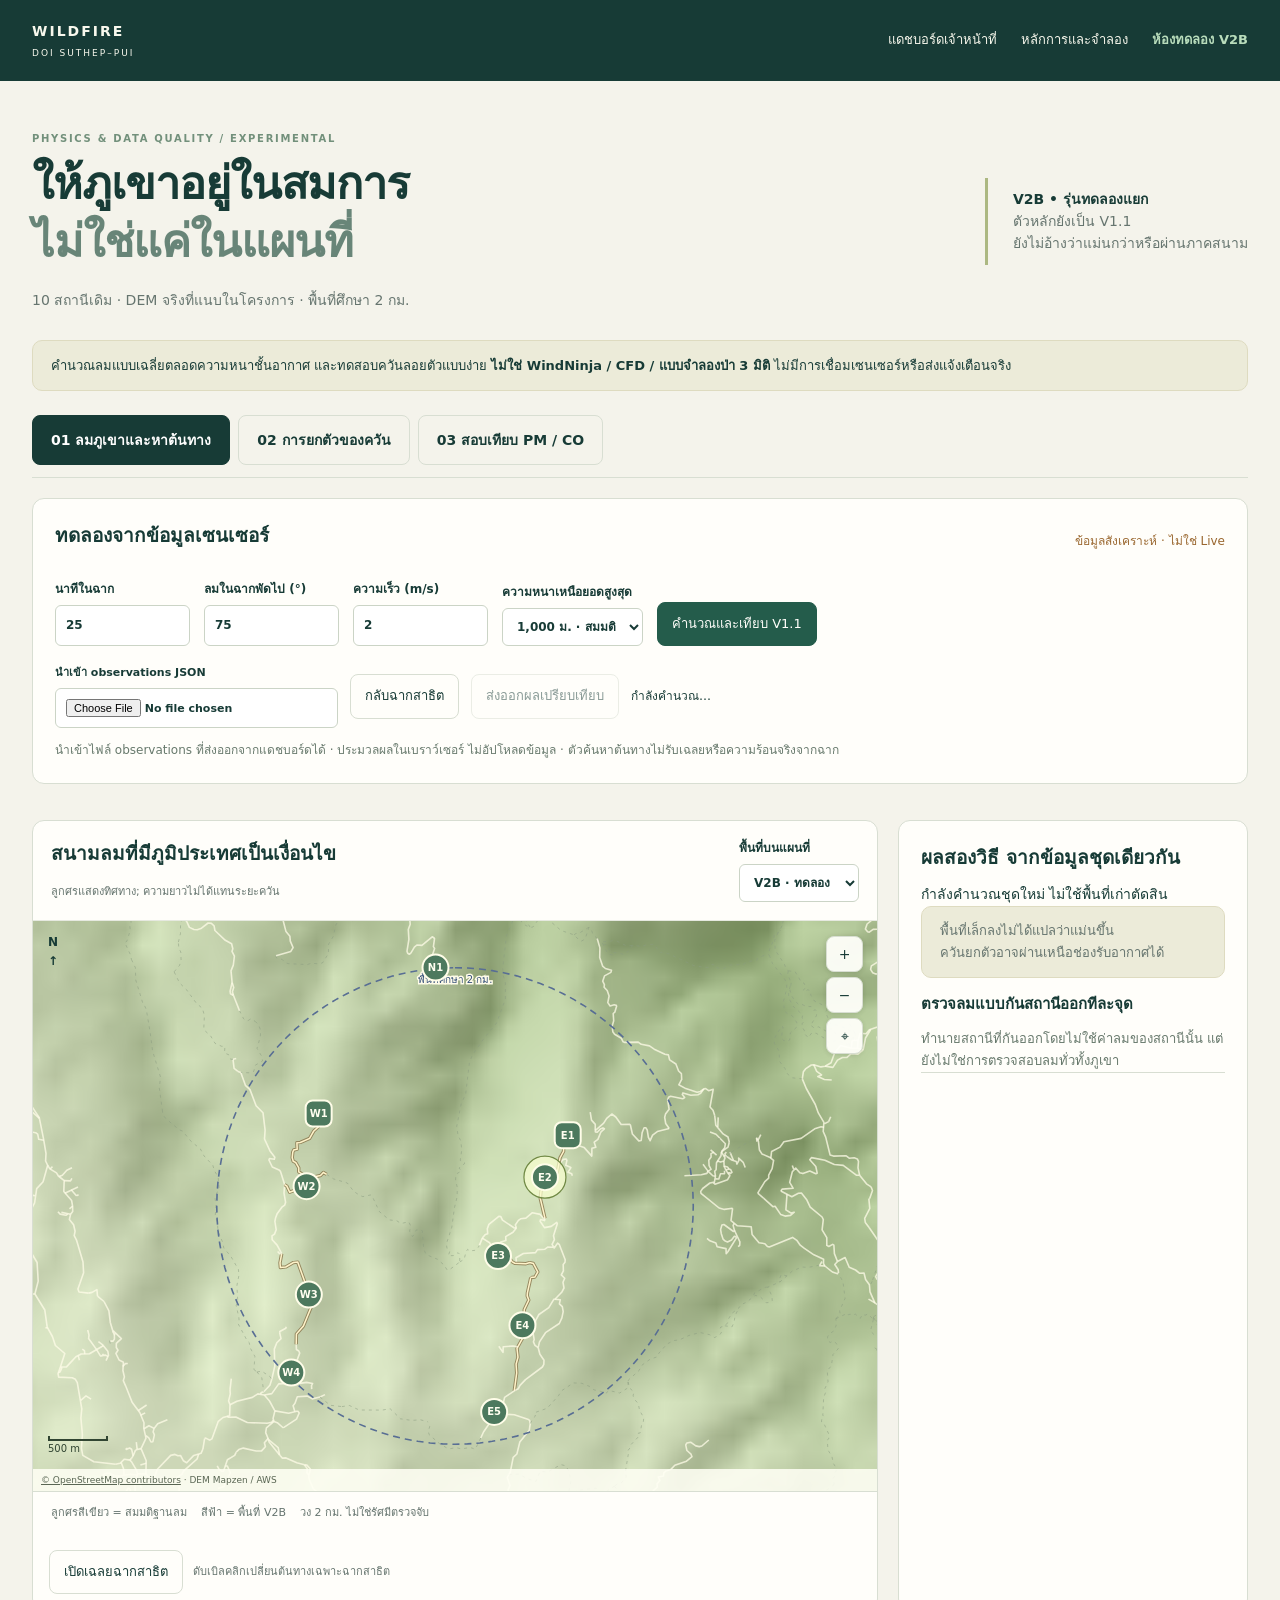
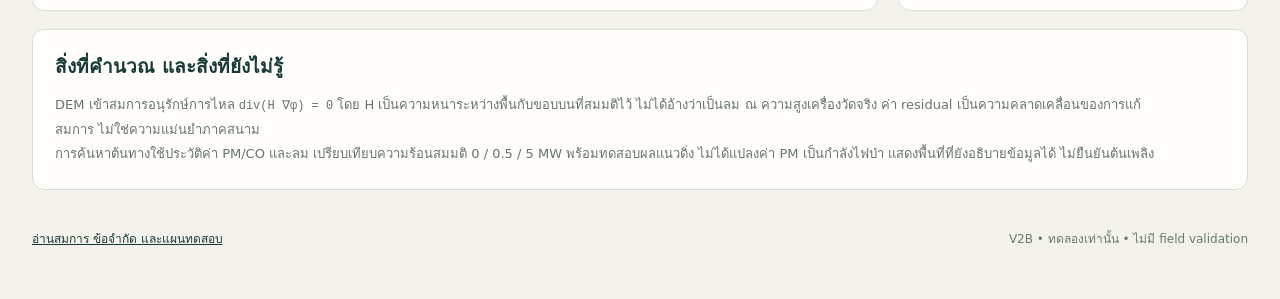
<file: terrain.html>
<!doctype html><html lang="th"><head><meta charset="utf-8"><meta name="viewport" content="width=device-width,initial-scale=1"><meta name="theme-color" content="#183c38"><title>Wildfire — ห้องทดลอง V2B</title><link rel="stylesheet" href="./console.css"><link rel="stylesheet" href="./terrain.css"></head>
<body><header class="work-header"><a href="./#dashboard" class="wordmark">WILDFIRE <span>DOI SUTHEP–PUI</span></a><nav><a href="./#dashboard">แดชบอร์ดเจ้าหน้าที่</a><a href="./#principles">หลักการและจำลอง</a><b>ห้องทดลอง V2B</b></nav></header>
<main><div class="work-title"><div><p class="eyebrow">PHYSICS & DATA QUALITY / EXPERIMENTAL</p><h1>ให้ภูเขาอยู่ในสมการ<br><span>ไม่ใช่แค่ในแผนที่</span></h1><p>10 สถานีเดิม · DEM จริงที่แนบในโครงการ · พื้นที่ศึกษา 2 กม.</p></div><aside><b>V2B • รุ่นทดลองแยก</b><p>ตัวหลักยังเป็น V1.1<br>ยังไม่อ้างว่าแม่นกว่าหรือผ่านภาคสนาม</p></aside></div>
<div class="disclaimer">คำนวณลมแบบเฉลี่ยตลอดความหนาชั้นอากาศ และทดสอบควันลอยตัวแบบง่าย <b>ไม่ใช่ WindNinja / CFD / แบบจำลองป่า 3 มิติ</b> ไม่มีการเชื่อมเซนเซอร์หรือส่งแจ้งเตือนจริง</div>
<div class="work-tabs" role="tablist" aria-label="หัวข้อทดลอง"><button role="tab" aria-controls="wind-view" aria-selected="true" data-tab="wind">01 ลมภูเขาและหาต้นทาง</button><button role="tab" aria-controls="plume-view" aria-selected="false" data-tab="plume">02 การยกตัวของควัน</button><button role="tab" aria-controls="calibration-view" aria-selected="false" data-tab="calibration">03 สอบเทียบ PM / CO</button></div>
<div id="work-error" class="work-error" role="alert" hidden></div>
<section id="wind-view" role="tabpanel"><div class="controls panel"><div class="section-title"><h2>ทดลองจากข้อมูลเซนเซอร์</h2><span id="packet-kind">ข้อมูลสังเคราะห์ · ไม่ใช่ Live</span></div><div class="control-grid"><label>นาทีในฉาก<input id="time-input" type="number" min="5" max="60" step="1" value="25"></label><label>ลมในฉากพัดไป (°)<input id="wind-input" type="number" min="0" max="359" value="75"></label><label>ความเร็ว (m/s)<input id="speed-input" type="number" min="0" max="8" step=".5" value="2"></label><label>ความหนาเหนือยอดสูงสุด<select id="clearance-input"><option value="500">500 ม. · สมมติ</option><option value="1000" selected>1,000 ม. · สมมติ</option><option value="2000">2,000 ม. · สมมติ</option></select></label><button id="run-terrain" class="primary-button">คำนวณและเทียบ V1.1</button></div><div class="file-actions"><label class="file-label">นำเข้า observations JSON<input id="observations-file" type="file" accept=".json,application/json"></label><button id="reset-demo" class="quiet-button">กลับฉากสาธิต</button><button id="export-terrain" class="quiet-button" disabled>ส่งออกผลเปรียบเทียบ</button><span id="busy" role="status"></span></div><p class="muted">นำเข้าไฟล์ observations ที่ส่งออกจากแดชบอร์ดได้ · ประมวลผลในเบราว์เซอร์ ไม่อัปโหลดข้อมูล · ตัวค้นหาต้นทางไม่รับเฉลยหรือความร้อนจริงจากฉาก</p></div>
<div id="numerical-summary" class="summary-cards"></div>
<div class="terrain-layout"><section class="panel map-panel"><div class="panel-heading"><div><h2>สนามลมที่มีภูมิประเทศเป็นเงื่อนไข</h2><small>ลูกศรแสดงทิศทาง; ความยาวไม่ได้แทนระยะควัน</small></div><label>พื้นที่บนแผนที่<select id="area-choice"><option value="v2b">V2B · ทดลอง</option><option value="baseline">V1.1 · อ้างอิง</option><option value="none">เฉพาะสนามลม</option></select></label></div><div id="terrain-map" class="map-host"></div><div class="map-legend"><span>ลูกศรสีเขียว = สมมติฐานลม</span><span>สีฟ้า = พื้นที่ V2B</span><span>วง 2 กม. ไม่ใช่รัศมีตรวจจับ</span></div><div class="map-controls"><button id="reveal-source" class="quiet-button">เปิดเฉลยฉากสาธิต</button><small>ดับเบิลคลิกเปลี่ยนต้นทางเฉพาะฉากสาธิต</small></div></section><aside class="panel results-panel"><h2>ผลสองวิธี จากข้อมูลชุดเดียวกัน</h2><div id="terrain-results" aria-live="polite">กำลังเตรียมข้อมูล</div><p class="disclaimer">พื้นที่เล็กลงไม่ได้แปลว่าแม่นขึ้น<br>ควันยกตัวอาจผ่านเหนือช่องรับอากาศได้</p><h3>ตรวจลมแบบกันสถานีออกทีละจุด</h3><div id="wind-validation"></div><p class="muted">ทำนายสถานีที่กันออกโดยไม่ใช้ค่าลมของสถานีนั้น แต่ยังไม่ใช่การตรวจสอบลมทั่วทั้งภูเขา</p><div id="station-detail"></div></aside></div>
<section class="panel notes"><h2>สิ่งที่คำนวณ และสิ่งที่ยังไม่รู้</h2><p>DEM เข้าสมการอนุรักษ์การไหล <code>div(H ∇φ) = 0</code> โดย H เป็นความหนาระหว่างพื้นกับขอบบนที่สมมติไว้ ไม่ได้อ้างว่าเป็นลม ณ ความสูงเครื่องวัดจริง ค่า residual เป็นความคลาดเคลื่อนของการแก้สมการ ไม่ใช่ความแม่นยำภาคสนาม</p><p>การค้นหาต้นทางใช้ประวัติค่า PM/CO และลม เปรียบเทียบความร้อนสมมติ 0 / 0.5 / 5 MW พร้อมทดสอบผลแนวดิ่ง ไม่ได้แปลงค่า PM เป็นกำลังไฟป่า แสดงพื้นที่ที่ยังอธิบายข้อมูลได้ ไม่ยืนยันต้นเพลิง</p></section></section>
<section id="plume-view" role="tabpanel" hidden><div class="panel controls"><h2>ควันถึงแนวสถานี แต่ลอยเหนือเซนเซอร์หรือไม่?</h2><p>ทดสอบการยกตัวแบบ Briggs ภายใต้ลมพัดต่อเนื่องและบรรยากาศใกล้เป็นกลาง ความร้อนและพารามิเตอร์ด้านล่างเป็น <b>สมมติฐานที่ยังไม่ได้วัด</b></p><div class="control-grid"><label>ความร้อนสมมติ<select id="heat-input"><option value="0">0 MW · ไม่เพิ่มการลอยตัว</option><option value="500000">0.5 MW</option><option value="5000000" selected>5 MW</option></select></label><label>ลม (m/s)<input id="plume-speed" type="number" min="0" max="8" step=".5" value="2"></label><label>ชั้นผสมอากาศ (ม.)<input id="mixing-input" type="number" min="50" max="3000" value="400"></label><label>Friction velocity (m/s)<input id="friction-input" type="number" min=".05" max="2" step=".05" value=".3"></label><label>Kz แนวดิ่ง (m²/s)<input id="diffusion-input" type="number" min=".1" max="100" step=".5" value="5"></label><label>ช่องรับอากาศเหนือพื้น (ม.)<input id="inlet-input" type="number" min=".2" max="30" step=".2" value="2"></label><button id="update-plume" class="primary-button">คำนวณควันลอยตัว</button></div><p class="muted">ค่าชั้นผสม / friction / Kz / ช่องรับอากาศ จะใช้กับ V2B เมื่อกดคำนวณใหม่ในแท็บ 01 ด้วย แต่ความร้อนยังประเมินทั้งสามสมมติฐาน ไม่เลือกเฉลยให้ตัวค้นหา</p></div><div class="plume-layout"><section class="panel"><h3>ความสูงแกนควันเหนือพื้นดินในสมมติฐาน</h3><svg id="plume-chart" viewBox="0 0 700 300" role="img" aria-label="กราฟความสูงควันตามเวลาเดินทาง"></svg><p class="muted">แกนนอน: เวลาเดินทางตั้งแต่ปล่อยควัน · แกนตั้ง: ความสูง AGL (ม.) · สมมติควันไหลตามภูมิประเทศ ไม่ใช่ระดับ MSL หรือการชนสันเขาแบบ 3 มิติ</p></section><section class="panel"><h3>ผลต่อช่องรับอากาศ</h3><div id="plume-notice" role="status"></div><div class="table-scroll"><table><thead><tr><th>เดินทาง</th><th>ความสูงแกนควัน</th><th>เทียบไม่มีแรงลอยตัว*</th></tr></thead><tbody id="plume-table"></tbody></table></div><p>* เทียบปัจจัยความเข้มข้นที่ช่องรับอากาศ ภายใต้เวลาการเดินทางและการกระจายแนวดิ่งเท่ากัน ไม่ใช่โอกาสตรวจพบ ไม่ใช่ค่าความเข้มข้นจริง</p><p>ลมต่ำกว่า 0.5 m/s อยู่นอกขอบเขตสูตรนี้ จะแสดงว่าประเมินไม่ได้ ไม่แทนด้วยความสูงศูนย์</p></section></div></section>
<section id="calibration-view" role="tabpanel" hidden><div class="panel controls"><h2>เตรียมการสอบเทียบ ไม่สมมติว่าได้ลงพื้นที่แล้ว</h2><p>นำเซนเซอร์กับเครื่องอ้างอิงตรวจวัดร่วมกัน จัดข้อมูลเป็นค่าเฉลี่ย 60 วินาทีที่เวลาและหน่วยตรงกัน แล้วนำเข้า JSON เครื่องมือนี้ฝึกค่าปรับแก้จากช่วงต้น และกันช่วงท้ายไว้ตรวจผลโดยไม่ใช้ฝึก</p><div class="file-actions"><button id="template-calibration" class="quiet-button">ดาวน์โหลดแม่แบบ JSON</button><button id="demo-calibration" class="quiet-button">ลองข้อมูลสังเคราะห์</button><label class="file-label">นำเข้าค่าวัดร่วมเครื่องอ้างอิง<input id="calibration-file" type="file" accept=".json,application/json"></label><button id="export-calibration" class="primary-button" disabled>ส่งออกค่าปรับแก้เพื่อรีวิว</button></div><p class="muted">เฉพาะ PM2.5 / CO · ยังไม่แก้ผลความชื้นและ drift อัตโนมัติ · ไม่มีการนำค่าปรับแก้ไปใช้กับระบบหลักโดยอัตโนมัติ</p></div><div id="calibration-error" class="work-error" role="alert" hidden></div><section class="panel" id="calibration-results"><p>ยังไม่มีข้อมูลสอบเทียบจากหน้างาน</p></section><section class="panel notes"><h3>ก่อนนำไปใช้จริง</h3><p>ต้องตรวจเครื่องอ้างอิงและประวัติสอบเทียบ เลขเครื่อง เวลา ความสูงติดตั้ง ช่วงความเข้มข้น ความชื้น และอุณหภูมิที่ครอบคลุมสภาพใช้งานจริง ผล validation ผ่านไม่ได้แปลว่าระบบหาต้นเพลิงผ่านภาคสนาม และไม่ใช่ใบรับรองสอบเทียบ</p><p>การทดสอบควันในพื้นที่ต้องอยู่ภายใต้การอนุญาตและการดูแลของผู้รับผิดชอบ ไม่จำเป็นต้องจุดไฟป่าเพื่อทดลองแอปนี้</p></section></section>
<footer><a href="./docs/TERRAIN_V2B.md">อ่านสมการ ข้อจำกัด และแผนทดสอบ</a><span>V2B • ทดลองเท่านั้น • ไม่มี field validation</span></footer></main>
<script src="./core.js"></script><script src="./siting.js"></script><script src="./data/context.js"></script><script src="./data/plan.js"></script><script src="./console-map.js"></script><script src="./inverse-engine.js"></script><script src="./inverse-simulator.js"></script><script src="./terrain-physics.js"></script><script src="./calibration.js"></script><script src="./terrain-ui.js"></script></body></html>
</file>
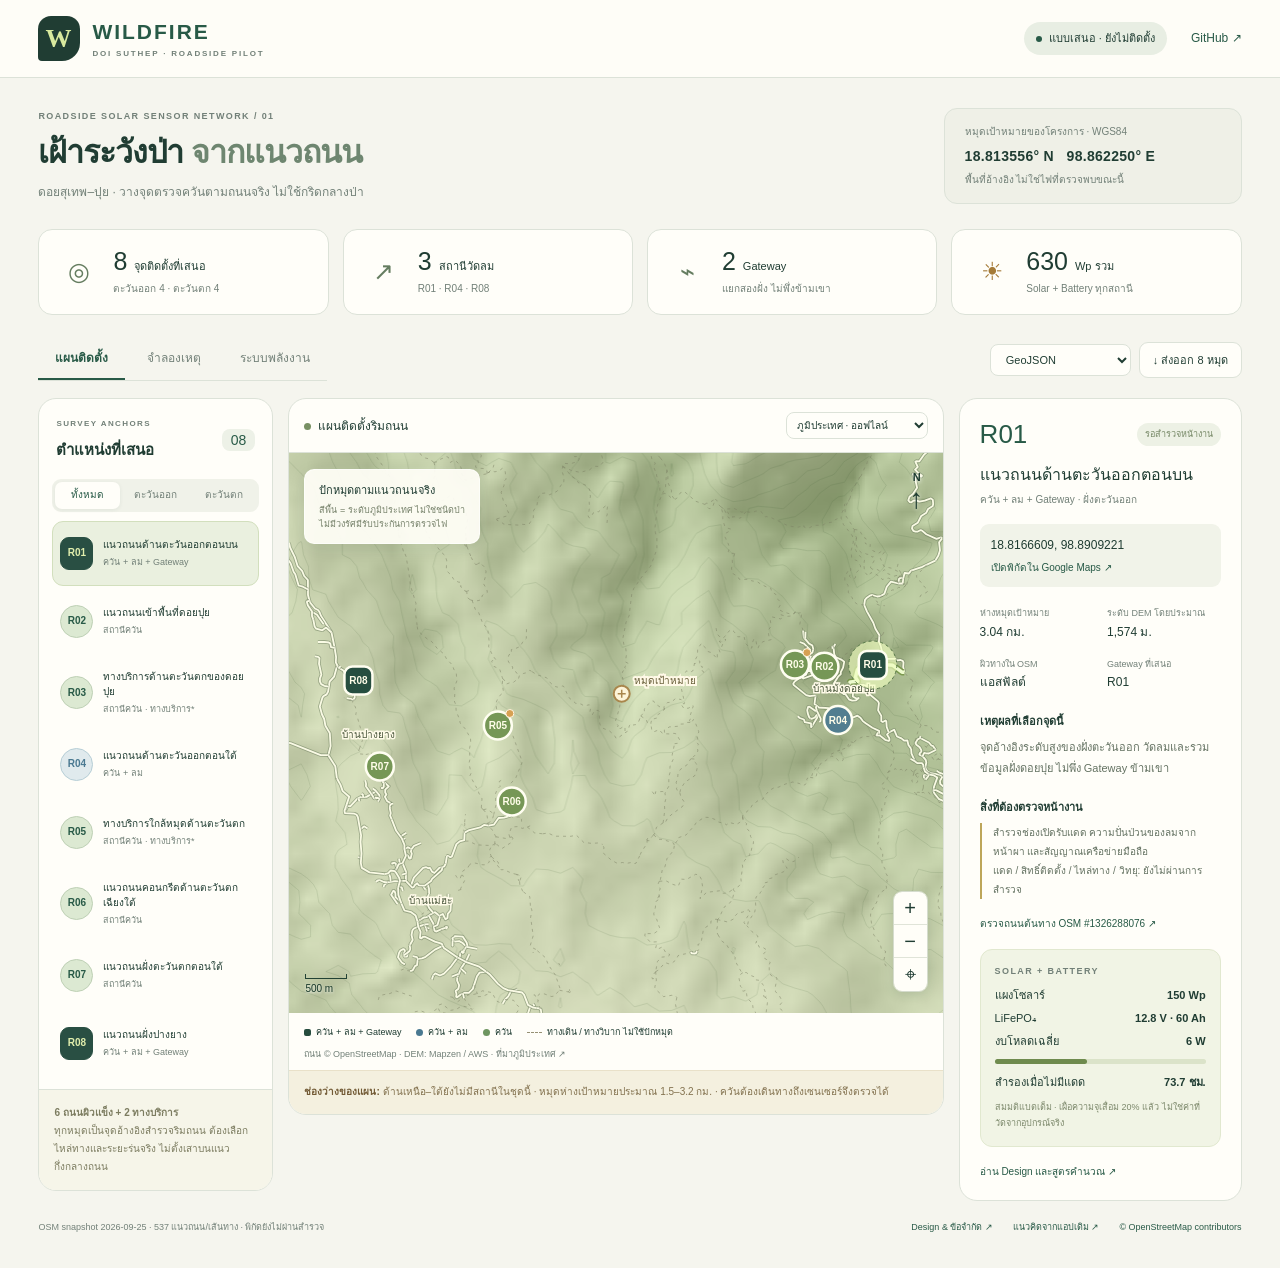
<file: v1.html>
<!doctype html>
<html lang="th">
<head>
  <meta charset="utf-8">
  <meta name="viewport" content="width=device-width,initial-scale=1">
  <meta name="theme-color" content="#193c32">
  <meta name="description" content="แผนเซนเซอร์ริมถนน 8 จุด รอบดอยสุเทพ–ปุย ใช้ Solar panel + Battery พร้อมแผนที่จริงและสถานการณ์จำลอง">
  <title>Wildfire — เฝ้าระวังป่าจากแนวถนน</title>
  <link rel="stylesheet" href="./styles.css">
  <link rel="stylesheet" href="./history.css">
</head>
<body>
  <a class="skip" href="#main">ข้ามไปเนื้อหา</a>
  <header class="topbar">
    <a class="brand" href="./index.html" aria-label="Wildfire หน้าแรก"><span class="brand-icon">W</span><span>WILDFIRE<small>DOI SUTHEP · ROADSIDE PILOT</small></span></a>
    <div class="topbar-right"><span class="mode-pill" id="mode-pill"><i></i>แบบเสนอ · ยังไม่ติดตั้ง</span><a href="https://github.com/saratchai1/wildfire" target="_blank" rel="noopener noreferrer" class="repo-link">GitHub ↗</a></div>
  </header>
  <main id="main">
    <section class="intro"><div><p class="eyebrow">ROADSIDE SOLAR SENSOR NETWORK / 01</p><h1>เฝ้าระวังป่า <span>จากแนวถนน</span></h1><p class="intro-copy">ดอยสุเทพ–ปุย · วางจุดตรวจควันตามถนนจริง ไม่ใช้กริดกลางป่า</p></div><div class="target-card"><span class="tiny-label">หมุดเป้าหมายของโครงการ · WGS84</span><strong>18.813556° N &nbsp; 98.862250° E</strong><small>พื้นที่อ้างอิง ไม่ใช่ไฟที่ตรวจพบขณะนี้</small></div></section>
    <section class="metrics" aria-label="สรุปแผนติดตั้ง"><article><span class="metric-icon">◎</span><div><strong>8 <small>จุดติดตั้งที่เสนอ</small></strong><span>ตะวันออก 4 · ตะวันตก 4</span></div></article><article><span class="metric-icon">↗</span><div><strong>3 <small>สถานีวัดลม</small></strong><span>R01 · R04 · R08</span></div></article><article><span class="metric-icon">⌁</span><div><strong>2 <small>Gateway</small></strong><span>แยกสองฝั่ง ไม่พึ่งข้ามเขา</span></div></article><article><span class="metric-icon solar">☀</span><div><strong>630 <small>Wp รวม</small></strong><span>Solar + Battery ทุกสถานี</span></div></article></section>
    <nav class="view-nav" aria-label="หน้าหลัก"><div class="tabs"><button class="active" data-view="plan" aria-pressed="true">แผนติดตั้ง</button><button data-view="demo" aria-pressed="false">จำลองเหตุ</button><button data-view="power" aria-pressed="false">ระบบพลังงาน</button></div><div class="export-group"><label class="sr-only" for="export-format">รูปแบบไฟล์พิกัด</label><select id="export-format"><option value="geojson">GeoJSON</option><option value="kml">KML / Google Earth</option><option value="csv">CSV</option></select><button id="export" class="button-outline">↓ ส่งออก 8 หมุด</button></div></nav>
    <section id="demo-controls" class="demo-controls" hidden aria-label="ควบคุมสถานการณ์จำลอง">
      <div class="demo-notice"><strong>สถานการณ์สังเคราะห์</strong><span>ไม่เชื่อมเซนเซอร์จริง · ไม่ส่งแจ้งเตือนหรือคำสั่งภายนอก</span></div>
      <div class="demo-inputs"><label>ฉากจำลอง<select id="scenario"><option value="smoke">ควัน PM + CO</option><option value="dust">ฝุ่นถนน · PM เพิ่มอย่างเดียว</option><option value="offline">ขาดข้อมูลฝั่งตะวันตก</option></select></label><label>จุดเริ่มฉาก<select id="source"><option value="target">หมุดเป้าหมายกลางป่า</option><option value="R03">ใกล้ R03 · ทดสอบตรวจจับ</option><option value="R05">ใกล้ R05 · ทดสอบตรวจจับ</option></select></label><label>ลมพัดไป <strong id="wind-label">90° · ตะวันออก</strong><input id="wind" type="range" min="0" max="359" value="90"></label><label>ความเร็วลม <strong id="speed-label">2.5 m/s</strong><input id="wind-speed" type="range" min="0" max="8" step="0.5" value="2.5"></label><label>อัตราลามตั้งต้นสมมติ <strong id="ros-label">4 m/min</strong><input id="ros" type="range" min="1" max="15" value="4"></label></div>
      <div class="playback"><button id="play" class="button-dark">▶ เล่นฉาก</button><button id="restart" class="button-outline">เริ่มใหม่</button><label class="timeline-label" for="minute">เวลา <strong id="minute-label">25 นาที</strong></label><input id="minute" type="range" min="0" max="60" value="25"><output id="demo-summary" aria-live="polite"></output></div>
    </section>
    <section id="workspace" class="workspace" aria-label="แผนที่และสถานี">
      <aside class="station-rail"><div class="rail-heading"><div><p class="eyebrow">SURVEY ANCHORS</p><h2>ตำแหน่งที่เสนอ</h2></div><span class="count-chip">08</span></div><div class="side-filter" role="group" aria-label="กรองฝั่ง"><button data-side="all" class="active" aria-pressed="true">ทั้งหมด</button><button data-side="E" aria-pressed="false">ตะวันออก</button><button data-side="W" aria-pressed="false">ตะวันตก</button></div><div id="site-list" class="site-list"></div><p class="rail-note"><b>6 ถนนผิวแข็ง + 2 ทางบริการ</b><br>ทุกหมุดเป็นจุดอ้างอิงสำรวจริมถนน ต้องเลือกไหล่ทางและระยะร่นจริง ไม่ตั้งเสาบนแนวกึ่งกลางถนน</p></aside>
      <section class="map-panel"><div class="map-toolbar"><div><span class="small-dot"></span><strong id="map-title">แผนติดตั้งริมถนน</strong></div><label><span class="sr-only">แผนที่ฐาน</span><select id="basemap"><option value="terrain">ภูมิประเทศ · ออฟไลน์</option><option value="satellite">ภาพดาวเทียม · ออนไลน์</option><option value="street">ถนน OSM · ออนไลน์</option></select></label></div>
        <div id="map" class="map" tabindex="0" role="region" aria-label="แผนที่เซนเซอร์ ใช้ปุ่มลูกศรเลื่อน ปุ่มบวกและลบซูม หรือเลือกสถานีจากรายการ"><canvas id="terrain-canvas" aria-hidden="true"></canvas><div id="tile-layer" aria-hidden="true"></div><svg id="map-svg" xmlns="http://www.w3.org/2000/svg" aria-label="หมุดสถานีและแนวถนน"></svg><div class="map-caption" id="map-caption"><b>ปักหมุดตามแนวถนนจริง</b><span>ไม่มีวงรัศมีรับประกันการตรวจไฟ</span></div><div class="north" aria-label="ทิศเหนือ">N<span>↑</span></div><div class="map-tools"><button id="zoom-in" aria-label="ซูมเข้า">+</button><button id="zoom-out" aria-label="ซูมออก">−</button><button id="fit" aria-label="แสดงทุกหมุด">⌖</button></div><div class="map-scale"><div id="scale-line"></div><span id="scale-label"></span></div><div id="tile-error" class="tile-error" hidden>ภาพฐานโหลดไม่ได้ · ถนนและภูมิประเทศออฟไลน์ยังใช้งานได้</div></div>
        <div class="map-legend"><span><i class="legend-dot hub"></i>ควัน + ลม + Gateway</span><span><i class="legend-dot weather"></i>ควัน + ลม</span><span><i class="legend-dot"></i>ควัน</span><span><i class="legend-dash"></i>ทางเดิน / ทางวิบาก ไม่ใช้ปักหมุด</span></div><div class="map-attribution" id="map-attribution"></div><div class="coverage-note"><b>ช่องว่างของแผน:</b> ด้านเหนือ–ใต้ยังไม่มีสถานีในชุดนี้ · หมุดห่างเป้าหมายประมาณ 1.5–3.2 กม. · ควันต้องเดินทางถึงเซนเซอร์จึงตรวจได้</div>
      </section>
      <aside id="details" class="details" aria-label="รายละเอียดสถานีที่เลือก"></aside>
    </section>
    <section id="power-view" class="power-view" hidden aria-label="คำนวณระบบพลังงาน"><div class="power-heading"><div><p class="eyebrow">ENERGY BUDGET</p><h2>พลังงานพอไหม เมื่อไม่มีแดด?</h2><p>ปรับสมมติฐานทั้งเครือข่าย แล้วดูผลแยกกำลังผลิตกับพลังงานสำรอง</p></div><span class="neutral-pill">ค่าคำนวณ · ไม่ใช่การวัดหน้างาน</span></div><div class="energy-controls"><label>แดดเทียบเท่าเต็มกำลัง <strong id="psh-label">3.0 ชั่วโมง/วัน</strong><input id="psh" type="range" min="0" max="6" step="0.5" value="3"></label><label>พลังงานแดดที่เหลือหลังเงาบัง <strong id="shade-label">100%</strong><input id="shade" type="range" min="0" max="100" step="5" value="100"></label><label>โหลดเทียบงบตั้งต้น <strong id="load-label">1.0 เท่า</strong><input id="load" type="range" min="0.5" max="3" step="0.1" value="1"></label></div><div id="energy-summary" class="energy-summary"></div><div class="table-scroll"><table><thead><tr><th>สถานี / ชุด</th><th>แผง</th><th>แบตเตอรี่</th><th>ใช้ / วัน</th><th>ผลิต / วัน</th><th>สำรองไร้แดด</th><th>ผลตามสมมติฐาน</th></tr></thead><tbody id="power-table"></tbody></table></div><div class="power-notes"><article><h3>เผื่อแบตเตอรี่เสื่อมแล้ว</h3><p>พลังงานใช้ได้ = V × Ah × DoD 80% × ประสิทธิภาพ 90% × ความจุเมื่อเสื่อม 80% เป้าหมายสำรอง ≥72 ชั่วโมง เริ่มจากแบตเต็ม</p></article><article><h3>ริมถนนไม่ได้แปลว่าแดดไม่ถูกบัง</h3><p>ต้องสำรวจเงาต้นไม้และสันเขา โดยเฉพาะช่วงเฝ้าระวังไฟและเดือนที่แดดน้อย ค่า 3 ชั่วโมงเป็นสมมติฐานออกแบบ ไม่ใช่สถิติแดดของแต่ละหมุด</p></article><article><h3>ไม่รวมกล้องในงบนี้</h3><p>ใช้ PM + CO แบบ electrochemical และวงจรกำลังต่ำ ถ้าเพิ่มกล้อง เราเตอร์ หรืออุปกรณ์อื่น ต้องวัดโหลดจริงแล้วคำนวณใหม่</p></article></div></section>
    <footer class="footer"><span id="data-status">กำลังอ่านชุดข้อมูลอ้างอิง…</span><div><a href="./docs/DESIGN.md" target="_blank" rel="noopener">Design & ข้อจำกัด ↗</a><a href="./docs/LEGACY_REFERENCE.md" target="_blank" rel="noopener">แนวคิดจากแอปเดิม ↗</a><a href="https://www.openstreetmap.org/copyright" target="_blank" rel="noopener">© OpenStreetMap contributors</a></div></footer>
  </main>
  <div id="toast" class="toast" role="status" hidden></div>
  <noscript><p>กรุณาเปิด JavaScript เพื่อใช้งานแผนที่ ข้อมูลพิกัดยังอ่านได้ใน docs/DESIGN.md</p></noscript>
  <script src="./data/context.js"></script><script src="./data/plan-v1.js"></script><script src="./core-v1.js"></script><script src="./app-v1.js"></script><script src="./history.js"></script>
</body>
</html>
</file>
<file: console.css>
:root{color-scheme:light;--ink:#203d36;--muted:#66756f;--line:#dde4de;--paper:#fffefa;--green:#245c4b;--soft:#eef2eb;--amber:#ac6421;--red:#b54f32}*{box-sizing:border-box}body{margin:0;background:#f4f5ef;color:var(--ink);font:14px/1.6 system-ui,-apple-system,BlinkMacSystemFont,'Segoe UI',Tahoma,sans-serif}button,input,select{font:inherit}button,a,input,select,summary{-webkit-tap-highlight-color:transparent}button,select,summary{cursor:pointer}button{border:1px solid var(--line);border-radius:8px;background:var(--paper);color:var(--ink);padding:9px 13px;min-height:40px}button:hover{background:#e9f0e8}button:disabled{cursor:not-allowed;opacity:.45}button:focus-visible,a:focus-visible,input:focus-visible,select:focus-visible,summary:focus-visible,[role=button]:focus-visible{outline:3px solid #5b8bcd;outline-offset:3px}a{color:var(--green)}[hidden]{display:none!important}h1,h2,h3,p{margin:0}h1{font-size:clamp(23px,2.5vw,32px);line-height:1.4;letter-spacing:-.6px}h2{font-size:17px;line-height:1.5}h3{font-size:14px}p{color:var(--muted)}small{font-size:11px;color:var(--muted)}.skip{position:absolute;left:10px;top:-100px;background:white;padding:10px;z-index:50}.skip:focus{top:10px}.app-header{min-height:82px;padding:16px max(24px,calc((100vw - 1460px)/2));background:#163e36;color:#f5f7ec;display:flex;justify-content:space-between;align-items:center;gap:16px}.brand{display:flex;gap:12px;align-items:center;text-decoration:none;color:inherit;font-size:20px;font-weight:750;letter-spacing:2px}.brand-symbol{width:42px;height:46px;border:1px solid #abc0ab;border-radius:13px 13px 13px 3px;display:grid;place-items:center;font-size:26px;color:#dcdfb0}.brand small{display:block;color:#b7cec0;font-size:11px;letter-spacing:.1px;font-weight:400}.demo-badge{font-size:12px;display:flex;align-items:center;gap:7px;background:#284d3f;padding:7px 12px;border:1px solid #56705b;border-radius:20px;white-space:nowrap}.demo-badge i{height:7px;width:7px;border-radius:50%;background:#e3ca7b}.primary-nav{display:flex;gap:8px;padding:14px 24px;max-width:1508px;margin:auto}.primary-nav>a{display:flex;gap:10px;align-items:center;text-decoration:none;padding:10px 22px;border:1px solid transparent;border-radius:10px;min-width:285px}.primary-nav>a[aria-current=page]{background:#fffefa;border-color:var(--line);box-shadow:0 2px 3px #263c2810}.primary-nav small{display:block;font-size:11px}.nav-number{font-size:22px;font-weight:300;color:#899789}.primary-nav>a[aria-current=page] .nav-number{color:#42735b}main{max-width:1508px;margin:auto;padding:8px 24px 34px}.page-heading{display:flex;align-items:center;justify-content:space-between;gap:20px;margin:12px 0 22px}.page-heading p:not(.eyebrow){margin-top:4px}.eyebrow{color:#72907b;font-size:10px;letter-spacing:1.7px;font-weight:700;margin-bottom:5px}.clock{min-width:180px;padding:8px 18px;border-left:1px solid #cfd8cb;text-align:right}.clock>*{display:block}.clock strong{font-size:29px;font-variant-numeric:tabular-nums;line-height:1.25}.clock span{font-size:11px;color:var(--muted)}.preset-bar{display:flex;align-items:center;gap:8px;flex-wrap:wrap;margin-bottom:12px}.preset-bar>span{font-size:12px;color:var(--muted);margin-right:4px}.preset-bar button{font-size:12px;min-height:34px;padding:6px 11px;border-radius:18px}.preset-bar button.active{background:#e0eade;border-color:#94ae96;color:#245c4b}.playback{display:flex;align-items:center;flex-wrap:wrap;gap:10px;background:#eaf0e7;border:1px solid #dce6d8;border-radius:10px;padding:12px;margin-bottom:18px}.primary-button{background:#245c4b;border-color:#245c4b;color:#fffefa;font-weight:650}.primary-button:hover{background:#163e36}.quiet-button{background:#fffefa}.playback label{font-size:12px;display:flex;gap:7px;align-items:center}.playback input[type=number]{width:67px;padding:6px 8px}.time-slider{flex:1;min-width:160px}.time-slider input{width:100%;min-width:80px}input,select{border:1px solid #cbd5ca;border-radius:7px;padding:9px 10px;max-width:100%;color:var(--ink);background:#fffefa}input[type=range]{accent-color:#396e51;padding:0;cursor:pointer}input[type=checkbox]{accent-color:#396e51}.situation{padding:16px 20px;border:1px solid #d5dfd1;border-left:4px solid #759b6c;border-radius:9px;background:#edf3e9;margin-bottom:18px;display:flex;align-items:center;gap:14px;justify-content:space-between}.situation strong{display:block;font-size:18px}.situation p{font-size:12px;margin-top:3px}.situation.warn{background:#fff3e5;border-color:#e7ceb0;border-left-color:#b56c24}.situation.unknown{background:#eef0ee;border-color:#d0d6d1;border-left-color:#87938e}.situation a{font-size:12px;white-space:nowrap}.metric-row{display:grid;grid-template-columns:repeat(4,1fr);gap:12px;margin-bottom:18px}.metric-row article{background:var(--paper);border:1px solid var(--line);border-radius:11px;padding:14px 18px}.metric-row span,.metric-row small{display:block}.metric-row span{font-size:12px;color:var(--muted)}.metric-row strong{display:block;font-size:26px;line-height:1.5;letter-spacing:-.7px;font-variant-numeric:tabular-nums}.metric-row strong.long{font-size:18px}.panel{background:var(--paper);border:1px solid var(--line);border-radius:12px;min-width:0;overflow:hidden}.panel-heading{display:flex;align-items:center;justify-content:space-between;gap:12px;padding:16px 18px;border-bottom:1px solid #e6e9e0}.panel-heading p{font-size:12px;margin-top:3px}.ops-grid{display:grid;grid-template-columns:minmax(0,1fr) 345px;gap:16px}.map-host{height:445px;position:relative;overflow:hidden;background:#d3dcc5;touch-action:pan-y}.map-host canvas,.map-host .map-tiles,.map-host svg{position:absolute;inset:0;width:100%;height:100%}.map-tiles{pointer-events:none}.map-tiles img{position:absolute;max-width:none}.map-host svg{touch-action:none}.map-host svg text{font-family:inherit}.map-tools{position:absolute;top:15px;right:14px;display:grid;gap:5px}.map-tools button{background:#fffffaf0;width:37px;min-height:36px;padding:4px;box-shadow:0 1px 4px #26352522}.map-north{position:absolute;top:12px;left:15px;font-size:12px;text-align:center;font-weight:700}.map-scale{position:absolute;bottom:34px;left:15px;font-size:10px;color:#314532}.map-scale i{display:block;border:2px solid #314532;border-top:0;height:5px}.map-credit{position:absolute;bottom:0;left:0;right:0;background:#fffff5dd;font-size:9px;padding:4px 8px;color:#596653}.map-credit a{color:inherit}.map-error{position:absolute;bottom:57px;left:12px;right:12px;background:#fff6dc;padding:6px 10px;font-size:11px;border-radius:7px}.map-legend{display:flex;flex-wrap:wrap;gap:14px;font-size:11px;padding:10px 16px;border-top:1px solid var(--line);color:var(--muted)}.map-legend>span{display:flex;align-items:center;gap:5px}.dot{height:8px;width:8px;display:inline-block;border-radius:50%}.suspect{background:#bb6332}.pending{background:#c5a04a}.normal{background:#729574}.unknown{background:#8a9692}.source{background:#d54c36}.map-footer{padding:9px 16px;display:flex;gap:12px;flex-wrap:wrap;font-size:11px;color:var(--muted)}.map-footer label{display:flex;align-items:center;gap:6px}.basemap-label{font-size:11px;display:flex;gap:6px;align-items:center}.basemap-label select{font-size:11px;padding:6px}.station-panel{padding-bottom:16px}.status-chip{display:inline-block;white-space:nowrap;font-size:10px;padding:4px 8px;border-radius:14px;background:#edf1e7;color:#536f4c}.status-chip.warn{color:#975820;background:#fff0d8}.status-chip.gray{color:#6c7975;background:#e9eded}.reading-grid{display:grid;grid-template-columns:1fr 1fr;padding:15px 18px 5px;gap:10px}.reading-grid>div{background:#f4f5ef;border-radius:8px;padding:9px 12px}.reading-grid strong{display:block;font-size:25px;font-variant-numeric:tabular-nums;line-height:1.3}.reading-grid span{font-size:11px;color:var(--muted)}.reading-grid .small-reading strong{font-size:17px}.station-note{font-size:11px;padding:6px 18px}.station-charts{padding:0 15px}.chart-head{display:flex;justify-content:space-between;font-size:11px;margin:8px 3px 0}.history-chart{display:block;width:100%;height:90px}.history-chart text{font-size:9px;fill:#718173}.full-width{display:block;margin:8px 18px 5px;width:calc(100% - 36px)}.local-note{display:block;text-align:center;font-size:10px;padding:0 12px}.bottom-grid{display:grid;grid-template-columns:1.25fr 1fr;gap:16px;margin-top:18px}.table-scroll{overflow:auto}table{width:100%;border-collapse:collapse;text-align:left;font-size:12px}th{font-weight:500;color:var(--muted);background:#f4f6ef;padding:10px 14px;white-space:nowrap}td{padding:9px 14px;border-bottom:1px solid #eef0e8;font-variant-numeric:tabular-nums}tr:last-child td{border-bottom:0}th small{display:block;font-size:9px}.station-table button{min-height:28px;padding:3px 9px;border:0;background:transparent;font-weight:750}.station-table tr.selected{background:#eff4e9}.station-table td:first-child small{font-size:9px;margin-left:4px}.event-list{list-style:none;margin:0;padding:5px 18px 14px;max-height:350px;overflow:auto}.event-list li{display:grid;grid-template-columns:66px 1fr;gap:10px;padding:14px 0;border-bottom:1px solid #e7ebe1}.event-list time{color:#8b7445;font-size:11px;font-variant-numeric:tabular-nums}.event-list b{font-size:13px;display:block}.event-list p{font-size:11px}.view-note{font-size:11px;margin-top:15px}.principle-steps{display:grid;grid-template-columns:repeat(3,1fr);gap:12px;margin-bottom:22px}.principle-steps article{display:flex;gap:12px;padding:16px;border-radius:11px;background:#e8eee3}.principle-steps article>span{height:28px;width:28px;min-width:28px;display:grid;place-items:center;border:1px solid #aabb9a;border-radius:50%;color:#53815a}.principle-steps p{font-size:12px;margin-top:4px}.learn-grid{display:grid;grid-template-columns:295px minmax(0,1fr);gap:18px}.learn-controls{padding:19px}.learn-controls label{display:block;font-size:12px;font-weight:500;margin-top:12px}.learn-controls select,.learn-controls input{display:block;width:100%;margin-top:6px}.learn-controls input[type=range]{margin:12px 0}.learn-controls label>span,.learn-controls label>b{float:right;color:var(--green)}.coordinate-text{font-size:11px;font-variant-numeric:tabular-nums;margin:5px 0 7px}.learn-controls details{font-size:11px;padding:8px 0;margin-top:8px;border-top:1px solid var(--line)}.learn-controls details p{font-size:11px;margin-top:8px}.compass-heading{margin-top:17px;font-weight:450;font-size:12px}.compass-heading b{display:block;font-size:17px}.compass{display:grid;grid-template-columns:repeat(3,1fr);gap:5px;margin-top:9px}.compass button{min-height:42px;font-size:11px;padding:4px}.compass button.active{background:#275d4b;color:white;border-color:#275d4b}.compass-center{display:grid;place-items:center;font-size:26px;color:#577254;background:#eef2e7;border-radius:7px}.result-pair{display:grid;grid-template-columns:1fr 1fr;gap:12px;margin-bottom:12px}.result-pair article{padding:19px 22px;border-radius:12px;border:1px solid #d6dfd2;background:#fffefa}.result-pair article.alert-card{background:#173f36;border-color:#173f36;color:#f4f4db}.result-pair span{font-size:12px;display:block}.result-pair strong{display:block;font-size:35px;font-weight:600;line-height:1.45;letter-spacing:-.8px}.result-pair strong.no-time{font-size:23px;line-height:1.75}.result-pair b{font-size:13px;font-weight:500;display:block}.result-pair small{display:block;font-size:10px;margin-top:5px}.result-pair .alert-card small{color:#b9c8b9}.learn-explanation{padding:12px 16px;background:#e8eee2;border:1px solid #d3dfca;border-radius:9px;margin-bottom:14px;font-size:12px}.learn-explanation.warn{background:#fbefdb;border-color:#e9d7b9}.learn-explanation b{display:block;margin-bottom:3px}.learn-content .map-host{height:426px}.direction-panel{margin-top:20px}.direction-table{min-width:680px}.direction-table tr.selected{background:#eff3e6}.direction-table button{font-size:12px;border:0;background:transparent;text-align:left;padding:4px;min-height:35px;color:#2e6850;font-weight:650}.direction-table .time{font-size:17px;font-weight:650;color:#265840}.direction-table small{display:block}.explanation-grid{display:grid;grid-template-columns:1fr 1fr;gap:16px;margin-top:18px}.explanation-grid article{padding:22px}.explanation-grid p{font-size:12px;margin-top:10px}.formula{background:#eff3e8;border-radius:8px;padding:10px;color:#3d6447}.app-footer{border-top:1px solid var(--line);padding:18px 24px;display:flex;justify-content:space-between;gap:20px;font-size:11px;color:var(--muted);max-width:1508px;margin:auto}.app-footer>div{display:flex;flex-wrap:wrap;gap:16px}.toast{position:fixed;bottom:20px;left:50%;transform:translateX(-50%);padding:12px 18px;border-radius:9px;background:#173f36;color:#fff;max-width:min(90vw,600px);box-shadow:0 5px 25px #13272244;z-index:100}.fatal{padding:20px;background:#fff0e9;border:1px solid #d99a82;border-radius:9px}.map-pin{cursor:pointer}.map-pin:hover .pin-ring{stroke-width:4}.screen-reader{position:absolute;width:1px;height:1px;overflow:hidden;clip-path:inset(50%)}
@media(min-width:1600px){.map-host{height:480px}}@media(max-width:1100px){.ops-grid{grid-template-columns:minmax(0,1fr) 300px}.learn-grid{grid-template-columns:270px minmax(0,1fr)}.result-pair article{padding:16px}.metric-row strong{font-size:22px}.map-host{height:440px}.primary-nav>a{flex:1}.page-heading p{font-size:12px}}@media(max-width:800px){main{padding:6px 14px 24px}.app-header{padding:14px 18px}.primary-nav{padding:10px 14px;gap:5px}.primary-nav>a{min-width:0;padding:10px 12px;gap:8px}.primary-nav b{font-size:12px}.primary-nav small{font-size:10px}.nav-number{font-size:19px}.ops-grid{grid-template-columns:1fr}.station-panel .reading-grid{grid-template-columns:repeat(4,1fr)}.station-panel .station-charts{display:grid;grid-template-columns:1fr 1fr;gap:12px}.bottom-grid{grid-template-columns:1fr}.learn-grid{grid-template-columns:1fr}.learn-controls{display:block}.learn-content .map-host{height:420px}.compass{max-width:300px}.principle-steps{gap:7px}.principle-steps article{padding:12px;gap:8px}.principle-steps h3{font-size:12px}.principle-steps p{font-size:11px}.metric-row{gap:8px}.metric-row article{padding:12px}.metric-row strong{font-size:21px}.app-footer{display:block;padding:18px 14px}.app-footer>div{margin-top:7px}.clock{min-width:140px;padding-right:0}.clock strong{font-size:24px}}@media(max-width:520px){.app-header{min-height:72px;gap:8px;padding:12px 14px}.brand{font-size:16px;letter-spacing:1.5px;gap:8px}.brand-symbol{width:34px;height:37px;font-size:22px}.brand small{font-size:9px}.demo-badge{font-size:9px;padding:5px 7px;gap:4px}.demo-badge i{width:5px;height:5px}.primary-nav b{font-size:11px}.primary-nav small{font-size:9px}.primary-nav>a{padding:8px 9px}.nav-number{font-size:17px}.page-heading{align-items:flex-start;gap:8px;margin:8px 0 16px}.page-heading h1{font-size:23px}.page-heading .eyebrow{font-size:9px}.page-heading p:not(.eyebrow){font-size:11px}.clock{min-width:90px;padding-left:8px}.clock strong{font-size:19px}.clock small,.clock span{font-size:9px}.preset-bar{gap:5px}.preset-bar button{font-size:10px;padding:5px 9px}.playback{gap:8px;padding:9px}.playback button{font-size:11px;padding:7px 10px}.time-slider{order:4;flex-basis:100%}.playback label{font-size:10px}.situation{padding:12px;display:block}.situation strong{font-size:16px}.situation a{display:inline-block;margin-top:5px}.metric-row{grid-template-columns:1fr 1fr}.metric-row span{font-size:10px}.metric-row strong{font-size:23px}.metric-row strong.long{font-size:16px}.metric-row small{font-size:9px}.map-host{height:360px}.panel-heading{padding:12px;gap:7px}.panel-heading h2{font-size:15px}.panel-heading small{font-size:9px}.basemap-label{font-size:0}.basemap-label select{font-size:10px}.station-panel .reading-grid{grid-template-columns:1fr 1fr}.station-panel .station-charts{display:block}.table-scroll th,.table-scroll td{padding:9px 10px}.station-table{min-width:355px}.principle-steps{grid-template-columns:1fr}.principle-steps article{padding:12px}.principle-steps h3{font-size:13px}.principle-steps p{font-size:11px}.principles-heading{max-width:100%}#principles .page-heading{display:block}#replay{margin-top:12px;font-size:12px}.learn-controls{padding:16px}.learn-controls .compass{max-width:none}.result-pair{gap:8px}.result-pair article{padding:13px 11px}.result-pair span{font-size:10px;min-height:34px}.result-pair strong{font-size:27px}.result-pair strong.no-time{font-size:17px;line-height:1.65;min-height:44px}.result-pair b{font-size:11px}.result-pair small{font-size:9px}.learn-explanation{font-size:11px;padding:11px 12px}.learn-content .map-host{height:350px}.direction-panel .panel-heading{display:block}.direction-panel .panel-heading button{margin-top:10px;font-size:12px}.direction-table th{font-size:11px}.explanation-grid{grid-template-columns:1fr}.explanation-grid article{padding:17px}.map-legend{gap:8px;font-size:9px;padding:9px 12px}.app-footer>div{gap:9px 14px}}@media(prefers-reduced-motion:reduce){*{scroll-behavior:auto!important}}
</file>
<file: inverse.css>
.fit{background:#795b9c}.lab-controls{padding:16px;display:flex;align-items:end;gap:12px;flex-wrap:wrap;margin-bottom:14px}.lab-controls label{display:grid;gap:5px;font-size:12px;max-width:100%}.lab-controls input{width:120px}.lab-controls details{flex-basis:100%;padding:8px;border-top:1px solid var(--line)}.lab-controls details label{display:inline-grid;margin:8px}.zone-list{padding:14px 18px;font-size:12px}.zone-list p{margin-top:6px}.zone-list b{display:block}.import-panel{padding:16px;margin-top:18px}.import-panel p{font-size:12px;margin:9px 0}.import-panel input{max-width:100%;font-size:12px}.map-host{height:480px}#computing{font-size:11px;min-width:80px}#clock{font-size:13px;font-variant-numeric:tabular-nums}#truth-result{margin-bottom:15px}.obs-wind{pointer-events:none}#situation p{max-width:1000px}.zone-line{padding:7px 0;border-bottom:1px solid var(--line)}.import-panel button{margin:6px}.event-list{max-height:260px}#events time{font-size:10px}.reading-grid .small-reading strong{font-size:15px}.truth-pin{pointer-events:none}.lab-controls button{font-size:12px}#area{font-size:23px}.map-footer{background:#fcfcf6}.history-chart{height:90px}.panel-heading select{font-size:12px;padding:6px}.table-scroll{max-width:100%}#principles-extra .panel-heading{align-items:start}#direction-table td{font-size:12px}.situation.warn{border-left-color:#896096;background:#f1eaf5}#data-mode{white-space:normal;max-width:310px}#fatal{margin-bottom:16px}
@media(max-width:800px){.lab-controls{align-items:stretch}.lab-controls>label{flex:1;min-width:140px}.ops-grid{grid-template-columns:1fr}.map-host{height:400px}.station-panel .station-charts{display:block}.station-panel .reading-grid{grid-template-columns:1fr 1fr}}@media(max-width:520px){.lab-controls{padding:12px;gap:8px}.lab-controls>label{flex-basis:100%;max-width:100%}.map-host{height:360px}.primary-nav>a{padding:8px 5px}.primary-nav small{font-size:8px}.primary-nav b{font-size:10px}.app-header #data-mode{max-width:130px;font-size:9px}#clock{font-size:10px}.import-panel button{font-size:11px}.page-heading h1{font-size:22px}.page-heading{flex-wrap:wrap}#situation strong{font-size:16px}.station-table{min-width:420px}#area{font-size:19px}}

/* Evidence health is separate from localization and current reading status. */
.situation:has(.evidence-notice){flex-wrap:wrap}.evidence-notice{flex-basis:100%;margin:.5rem 0 0;font-weight:600}#last-area-assessment{border-left:3px solid #a78342;padding:.6rem;line-height:1.7}
</file>
<file: bayes.css>
.model-panel{margin:18px 0;padding:18px;border:1px solid #b4cbbb;border-radius:14px;background:#f7faf7}.model-toolbar{display:flex;flex-wrap:wrap;align-items:center;gap:14px}.model-toolbar label{display:flex;flex-direction:column;gap:6px;font-weight:700}.model-toolbar select{min-height:42px;max-width:100%}.model-toolbar button{min-height:42px}.model-panel p{line-height:1.65}.model-panel details{margin-top:12px}.model-panel summary{cursor:pointer;font-weight:600}.sensor-model-table{width:100%;border-collapse:collapse}.sensor-model-table th,.sensor-model-table td{padding:8px;text-align:left}.sensor-model-table input{width:100%;max-width:110px;min-width:50px;padding:8px;border:1px solid #bdcbbb;border-radius:6px}.model-error{color:#9f2626}.benchmark-panel{margin-top:16px;padding:18px}.benchmark-panel table{width:100%;border-collapse:collapse}.benchmark-panel th,.benchmark-panel td{padding:8px;border-bottom:1px solid #d9e1d8;text-align:left}#model-badge{background:#e1ece0;border-radius:12px;padding:7px 12px}#model-comparison:empty,#model-diagnostics:empty{display:none}#model-comparison{background:#edf1f7;border-radius:9px;padding:10px;margin-top:12px}#model-diagnostics{font-size:.92rem;color:#40534a}@media(max-width:600px){.model-toolbar{align-items:stretch}.model-toolbar label,.model-toolbar button{width:100%}.model-panel{padding:12px}.sensor-model-table th,.sensor-model-table td{padding:5px}.sensor-model-table input{padding:6px}.benchmark-panel{padding:12px}}
</file>
<file: assessment.css>
.assessment-panel{margin:16px 0;padding:22px}.assessment-stages{display:grid;grid-template-columns:1fr 1fr;gap:20px}.assessment-stages h2{font-size:17px;margin:0 0 8px}.assessment-stages strong{display:block;font-size:20px;line-height:1.5;color:#284e45}.assessment-stages article{border-left:3px solid #bc9270;padding-left:16px}.assessment-stages small{display:block;margin-top:6px}.assessment-details{font-size:13px;line-height:1.7;margin-top:16px}.assessment-details p{margin:5px 0}.sensitivity-controls{display:flex;gap:12px;align-items:center;flex-wrap:wrap;margin:16px 0}.sensitivity-details{border-top:1px solid #dbe1d7;padding-top:12px}.sensitivity-details summary{font-weight:600;cursor:pointer}.sensitivity-note{padding:12px 18px;background:#f4eee2;color:#5c4d34;font-size:13px;line-height:1.7}.assessment-panel table{width:100%;min-width:650px}.assessment-panel th,.assessment-panel td{padding:10px;text-align:left;border-bottom:1px solid #e1e5dc;font-size:13px}body[data-analysis-pending="true"] #inverse-map,body[data-analysis-failed="true"] #inverse-map{visibility:hidden}body[data-analysis-pending="true"] .metric-row,body[data-analysis-pending="true"] .ops-grid,body[data-analysis-pending="true"] .bottom-grid{opacity:.45}body[data-analysis-failed="true"] .metric-row,body[data-analysis-failed="true"] .ops-grid,body[data-analysis-failed="true"] .bottom-grid{display:none}.assessment-panel button:disabled{opacity:.5;cursor:not-allowed}@media(max-width:650px){.assessment-stages{grid-template-columns:1fr}.assessment-panel{padding:16px}.assessment-stages strong{font-size:18px}.sensitivity-controls button{width:100%}}
</file>
<file: styles.css>
:root{--bg:#f5f5ee;--paper:#fffef9;--ink:#203d33;--muted:#728078;--line:#dce2d8;--green:#285a47;--lime:#d8e99e;--orange:#bc713b;--blue:#4a7991;--radius:18px}*{box-sizing:border-box}body{margin:0;background:var(--bg);color:var(--ink);font-family:Tahoma,'Leelawadee UI',Thonburi,Arial,sans-serif;font-size:13px;line-height:1.65}button,select,input{font:inherit}button,a,input,select{-webkit-tap-highlight-color:transparent}button{cursor:pointer}button:focus-visible,a:focus-visible,select:focus-visible,input:focus-visible,#map:focus-visible{outline:3px solid #c88936;outline-offset:3px}a{color:var(--green);text-decoration:none}a:hover{text-decoration:underline}button,select{color:var(--ink)}[hidden]{display:none!important}.sr-only{position:absolute;width:1px;height:1px;overflow:hidden;clip:rect(0,0,0,0);white-space:nowrap}.skip{position:absolute;left:16px;top:-80px;background:white;padding:12px;z-index:99}.skip:focus{top:10px}.topbar{height:78px;padding:0 3%;display:flex;justify-content:space-between;align-items:center;border-bottom:1px solid var(--line);background:#fffef9e8}.brand{display:flex;align-items:center;gap:12px;font-size:21px;font-weight:bold;letter-spacing:2px;line-height:1.2}.brand:hover{text-decoration:none}.brand small{display:block;font-size:8px;color:var(--muted);letter-spacing:1.8px;margin-top:5px}.brand-icon{display:grid;place-items:center;background:var(--ink);color:var(--lime);width:42px;height:45px;border-radius:13px 13px 18px 4px;font-size:26px;font-family:Georgia,serif}.topbar-right{display:flex;align-items:center;gap:24px}.mode-pill,.neutral-pill{padding:7px 12px;border-radius:30px;background:#e8eee3;font-size:11px;white-space:nowrap}.mode-pill i{display:inline-block;width:6px;height:6px;border-radius:100%;background:var(--green);margin-right:7px}.mode-pill.demo{background:#fff0dd;color:#975b24}.repo-link{font-size:12px}main{max-width:1720px;padding:30px 3% 14px;margin:auto}.intro{display:flex;justify-content:space-between;align-items:center;gap:22px;margin-bottom:25px}.eyebrow{font-size:9px;letter-spacing:1.4px;color:var(--muted);margin:0 0 7px;font-weight:bold}h1{font-size:clamp(25px,2.5vw,36px);line-height:1.35;letter-spacing:-1px;margin:0;font-weight:600}h1 span{color:#6e8670}.intro-copy{color:var(--muted);margin:9px 0 0;font-size:12px}.target-card{padding:15px 20px;border:1px solid var(--line);border-radius:13px;display:flex;flex-direction:column;gap:4px;min-width:298px;background:#efF0e7}.tiny-label{font-size:10px;color:var(--muted)}.target-card strong{font-size:14px;font-family:Arial,sans-serif;letter-spacing:.3px}.target-card small{font-size:10px;color:var(--muted)}.metrics{display:grid;grid-template-columns:repeat(4,1fr);gap:14px;margin-bottom:24px}.metrics article{display:flex;align-items:center;gap:15px;background:var(--paper);padding:16px 20px;border:1px solid var(--line);border-radius:14px}.metric-icon{font-size:25px;width:39px;text-align:center;color:#657d60}.metric-icon.solar{color:#a57b38}.metrics strong{display:block;font-size:25px;font-weight:500;line-height:1.2;font-family:Arial,Tahoma,sans-serif}.metrics strong small{font-size:11px;font-family:Tahoma,sans-serif;font-weight:normal}.metrics article div>span{font-size:10px;color:var(--muted);display:block;margin-top:5px}.view-nav{display:flex;justify-content:space-between;gap:10px;align-items:center;margin-bottom:17px}.tabs{display:flex;gap:5px;border-bottom:1px solid var(--line)}.tabs button{background:none;border:0;border-bottom:2px solid transparent;padding:10px 17px;font-size:12px;color:var(--muted);border-radius:0}.tabs button.active{border-bottom-color:var(--green);color:var(--green);font-weight:bold}.export-group{display:flex;gap:8px;align-items:center}select{border:1px solid var(--line);border-radius:8px;background:var(--paper);padding:8px 11px;font-size:11px;max-width:100%}.button-outline,.button-dark{padding:8px 13px;border:1px solid var(--line);border-radius:9px;background:var(--paper);font-size:11px}.button-outline:hover{background:#eaf0e2}.button-dark{background:var(--green);color:white;border-color:var(--green)}.workspace{display:grid;grid-template-columns:235px minmax(350px,1fr) 283px;gap:15px;align-items:start}.station-rail,.map-panel,.details{background:var(--paper);border:1px solid var(--line);border-radius:var(--radius);overflow:hidden}.station-rail{padding:18px 13px 0}.rail-heading{display:flex;justify-content:space-between;align-items:center;padding:0 4px}.rail-heading h2{margin:0;font-size:15px}.rail-heading .eyebrow{font-size:8px}.count-chip{background:#edf1e7;color:var(--green);padding:3px 9px;border-radius:8px;font:14px Arial}.side-filter{display:flex;gap:3px;background:#f0f2e9;padding:3px;border-radius:9px;margin:17px 0 9px}.side-filter button{flex:1;border:0;border-radius:7px;padding:5px 4px;font-size:10px;background:none;color:var(--muted)}.side-filter button.active{background:var(--paper);box-shadow:0 1px 4px #193c3212;color:var(--green)}.site-card{display:flex;gap:10px;width:100%;align-items:center;text-align:left;background:none;border:1px solid transparent;border-radius:11px;padding:11px 7px;margin:3px 0;min-height:65px}.site-card:hover{background:#f1f3eb}.site-card.selected{background:#eaf0df;border-color:#d2dfbd}.site-id{display:grid;place-items:center;flex-shrink:0;font-size:10px;font-family:Arial,sans-serif;font-weight:bold;color:var(--green);background:#dce9d2;border:1px solid #bed0b5;border-radius:50%;width:33px;height:33px}.site-id.hub{border-radius:9px;background:#294f43;color:#e1eead;border-color:#294f43}.site-id.weather{background:#e0eaed;color:var(--blue);border-color:#b6ced6}.site-id.suspect{background:#cf773b;color:white;border-color:#9b5125}.site-id.unknown{background:#a0aaa6;color:white;border-color:#85908b}.site-card strong{display:block;font-size:10px;font-weight:normal;line-height:1.5}.site-card small{display:block;font-size:9px;color:var(--muted);margin-top:3px}.conditional-mark{color:#a77030}.rail-note{font-size:10px;line-height:1.8;margin:13px -13px 0;padding:14px 15px;background:#f6f5e9;color:#7c7c60;border-top:1px solid var(--line)}.map-toolbar{display:flex;justify-content:space-between;align-items:center;padding:13px 15px;border-bottom:1px solid var(--line);gap:10px}.map-toolbar strong{font-size:12px;font-weight:normal}.map-toolbar select{font-size:10px;padding:6px}.small-dot{display:inline-block;width:7px;height:7px;border-radius:50%;background:#789063;margin-right:7px}.map{height:560px;position:relative;background:#bac8aa;overflow:hidden;touch-action:none;cursor:grab}.map:active{cursor:grabbing}#terrain-canvas,#tile-layer,#map-svg{position:absolute;inset:0;width:100%;height:100%}#tile-layer{pointer-events:none;overflow:hidden}#tile-layer img{position:absolute;max-width:none}#map-svg{pointer-events:none}#map-svg .station-marker{pointer-events:all;cursor:pointer}.map-caption{position:absolute;top:16px;left:15px;background:#fffef7ed;box-shadow:0 4px 18px #203d3312;padding:11px 14px;border:1px solid #fff9;border-radius:10px;pointer-events:none;max-width:calc(100% - 78px);font-size:11px}.map-caption b{display:block;font-weight:normal}.map-caption span{display:block;font-size:9px;color:#758069;margin-top:3px}.north{position:absolute;right:19px;top:18px;text-align:center;font:bold 11px Arial;color:#1e3c31;text-shadow:0 1px 4px white;pointer-events:none}.north span{display:block;font-size:28px}.map-tools{display:flex;flex-direction:column;position:absolute;bottom:21px;right:15px;border:1px solid #d5dccd;box-shadow:0 2px 12px #23402f26;border-radius:9px;overflow:hidden}.map-tools button{width:33px;height:33px;border:0;border-bottom:1px solid #e0e4d8;background:#fffef8;font:20px Arial}.map-tools button:last-child{border:0}.map-scale{position:absolute;bottom:19px;left:16px;font:10px Arial;color:#163727;text-shadow:0 1px 3px white;pointer-events:none}#scale-line{height:5px;border:1px solid #224234;border-top:0;width:60px}.map-scale span{display:block;margin-top:4px}.map-legend{display:flex;flex-wrap:wrap;gap:7px 15px;padding:12px 15px 7px;font-size:9px}.map-legend span{display:flex;align-items:center;gap:5px}.legend-dot{width:7px;height:7px;background:#6e9560;display:inline-block;border-radius:50%}.legend-dot.hub{background:#264c3e;border-radius:2px}.legend-dot.weather{background:var(--blue)}.legend-dash{width:15px;border-top:1px dashed #969074}.map-attribution{padding:0 15px 8px;font-size:9px;color:var(--muted)}.map-attribution a{color:inherit}.coverage-note{padding:12px 15px;background:#f4f0df;border-top:1px solid #e9e1c9;font-size:10px;color:#82714e;line-height:1.85}.coverage-note b{color:#725a35}.tile-error{position:absolute;bottom:70px;left:15px;right:55px;background:#fff2d8;font-size:10px;padding:8px;border-radius:6px}.details{padding:20px}.detail-top{display:flex;justify-content:space-between;align-items:center;gap:8px}.detail-id{font:26px Arial;color:var(--green)}.detail-status{font-size:9px;color:#758765;background:#edf1e5;border-radius:20px;padding:4px 8px}.detail-status.warn{background:#fff0dc;color:#94652d}.details h2{font-size:16px;line-height:1.6;font-weight:500;margin:12px 0 4px}.detail-subtitle{font-size:10px;color:var(--muted);margin:0 0 16px}.coordinates{background:#f1f3e9;padding:11px;border-radius:9px;font:12px Arial,sans-serif;line-height:1.7}.coordinates a{font-size:10px;display:block;margin-top:3px}.detail-grid{display:grid;grid-template-columns:1fr 1fr;gap:14px;margin:19px 0}.detail-grid span{font-size:9px;color:var(--muted);display:block}.detail-grid b{font-size:12px;font-weight:normal}.details h3{font-size:11px;font-weight:bold;margin:19px 0 7px}.details p.reason,.field-note{font-size:11px;line-height:1.9;color:#647262;margin:0}.power-card{padding:14px;background:#f1f4e5;border:1px solid #e1e8cf;border-radius:12px;margin-top:16px}.power-card .power-line{display:flex;justify-content:space-between;gap:12px;font-size:11px;margin:5px 0}.power-card small{display:block;font-size:9px;color:#7c886b;margin-top:8px;line-height:1.8}.autonomy-bar{height:5px;background:#dbe3c9;border-radius:3px;margin:9px 0}.autonomy-bar span{height:100%;display:block;background:#6f8b4e;border-radius:3px}.field-note{border-left:2px solid #bda65a;padding-left:11px;font-size:10px}.data-values{display:grid;grid-template-columns:1fr 1fr;gap:8px;margin-top:15px}.data-values div{padding:10px;background:#f5eee3;border-radius:8px}.data-values strong{font:23px Arial;display:block;color:#a96830}.data-values small{font-size:9px;color:#7d7566}.detail-alert{padding:9px;background:#fff2e1;color:#9e662d;font-size:10px;border-radius:7px;margin-top:10px}.detail-doc{font-size:10px;display:block;margin-top:17px}.demo-controls{padding:16px 18px;background:#fff9ee;border:1px solid #e7ddc9;border-radius:14px;margin-bottom:16px}.demo-notice{display:flex;gap:15px;align-items:center;margin-bottom:13px;color:#9a693c;font-size:11px}.demo-notice span{font-size:10px;color:#99856a}.demo-inputs{display:grid;grid-template-columns:1.2fr 1.2fr 1fr 1fr 1fr;gap:20px}.demo-inputs label,.energy-controls label{font-size:10px;color:#7c806e;display:flex;flex-direction:column;gap:5px}.demo-inputs strong,.energy-controls strong{font-weight:normal;color:#304a39;font-size:12px}input[type=range]{accent-color:var(--green);width:100%;min-width:60px;cursor:pointer}.playback{display:flex;align-items:center;gap:12px;margin-top:16px}.timeline-label{font-size:10px;white-space:nowrap}.playback>input{flex:1}.playback output{font-size:10px;color:#916636;min-width:155px}.power-view{background:var(--paper);border:1px solid var(--line);padding:26px;border-radius:18px}.power-heading{display:flex;align-items:center;justify-content:space-between;gap:20px}.power-heading h2{margin:0;font-size:24px;font-weight:500}.power-heading p{color:var(--muted);font-size:11px}.energy-controls{display:grid;grid-template-columns:repeat(3,1fr);gap:35px;padding:24px;background:#f2f4e9;border-radius:12px;margin:20px 0}.energy-controls strong{font-size:18px}.energy-summary{display:grid;grid-template-columns:repeat(3,1fr);gap:14px;margin:20px 0}.energy-summary>div{border:1px solid var(--line);padding:17px;border-radius:12px}.energy-summary span{font-size:10px;color:var(--muted);display:block}.energy-summary strong{font:27px Arial;display:block;margin:6px 0}.energy-summary small{font-size:10px}.table-scroll{overflow:auto}table{width:100%;border-collapse:collapse;white-space:nowrap;font-size:11px}th{text-align:left;font-weight:normal;font-size:10px;color:var(--muted);background:#f5f5ee}td,th{padding:14px 12px;border-bottom:1px solid var(--line)}td strong{font-family:Arial}.pass{color:#527947}.fail{color:#b35335}.power-notes{display:grid;grid-template-columns:repeat(3,1fr);gap:24px;margin-top:25px}.power-notes h3{font-size:12px}.power-notes p{font-size:11px;color:var(--muted);line-height:1.9}.footer{display:flex;justify-content:space-between;gap:15px;font-size:9px;color:var(--muted);padding:19px 0}.footer div{display:flex;gap:20px}.toast{position:fixed;bottom:22px;left:50%;transform:translateX(-50%);padding:12px 20px;border-radius:10px;background:var(--ink);color:white;font-size:12px;box-shadow:0 4px 20px #0002;z-index:10;max-width:90vw}.station-marker:focus{outline:none}.station-marker:focus circle{stroke:#e6ac54;stroke-width:4}.station-marker text{font-family:Arial,sans-serif}.fatal{padding:30px;background:#fff0e0;color:#89522f}@media(min-width:1550px){.workspace{grid-template-columns:270px minmax(400px,1fr) 310px}.map{height:600px}.site-card{padding:12px}.site-card strong{font-size:11px}}@media(max-width:1190px){main{padding-left:20px;padding-right:20px}.workspace{grid-template-columns:215px minmax(330px,1fr)}.details{grid-column:1/-1;display:grid;grid-template-columns:1fr 1fr 1fr;gap:0 24px}.details .detail-header-block{grid-column:1}.details .detail-body-block{grid-column:2}.details .detail-power-block{grid-column:3}.map{height:540px}.metrics article{padding:14px;gap:9px}.metrics strong{font-size:22px}.metrics article div>span{font-size:9px}.demo-inputs{gap:12px}.playback output{min-width:125px}.target-card{min-width:270px}}@media(max-width:760px){.topbar{height:67px;padding:0 17px}.brand{font-size:17px}.brand-icon{width:35px;height:37px;font-size:23px}.brand small{font-size:6px}.topbar-right{gap:8px}.repo-link{display:none}.mode-pill{font-size:8px;padding:5px 8px}main{padding:22px 14px 10px}.intro{display:block;margin-bottom:18px}h1{font-size:28px}.intro-copy{font-size:11px}.target-card{margin-top:16px;min-width:0;padding:11px 14px;gap:2px}.target-card strong{font-size:13px}.metrics{grid-template-columns:1fr 1fr;gap:8px;margin-bottom:17px}.metrics article{padding:13px 10px}.metrics strong{font-size:23px}.metrics strong small{font-size:9px}.metric-icon{font-size:21px;width:27px}.metrics article div>span{font-size:8px}.view-nav{display:block;margin-bottom:14px}.tabs button{padding:10px 14px;font-size:11px;flex:1}.export-group{margin-top:12px;justify-content:flex-end}.tabs{display:flex}.workspace{display:flex;flex-direction:column;gap:12px}.station-rail{width:100%;padding-top:14px;order:2}.rail-heading{display:none}.side-filter{margin-top:0}.site-list{display:grid;grid-template-columns:1fr 1fr;gap:0 4px}.site-card{padding:8px 5px;gap:7px}.site-card strong{font-size:9px}.site-card small{font-size:8px}.site-id{width:29px;height:29px;font-size:9px}.rail-note{font-size:9px}.map-panel{width:100%;order:1}.map{height:405px}.map-toolbar{padding:11px}.map-toolbar strong{font-size:10px}.map-toolbar select{font-size:9px}.map-caption{top:12px;left:11px;font-size:10px;padding:9px 10px}.map-caption span{font-size:8px}.map-legend{font-size:8px;gap:5px 10px;padding:10px}.map-attribution{padding:0 10px 7px;font-size:8px}.coverage-note{font-size:9px;padding:10px}.details{display:block;order:3;width:100%;padding:18px}.detail-header-block{padding-bottom:0}.detail-grid{margin:15px 0}.demo-controls{padding:13px}.demo-notice{display:block}.demo-notice span{display:block;font-size:9px}.demo-inputs{grid-template-columns:1fr 1fr;gap:10px 15px}.demo-inputs label:last-child{grid-column:1/-1}.playback{flex-wrap:wrap;gap:8px}.playback>input{min-width:160px;order:4}.playback output{order:5;flex-basis:100%;text-align:right}.timeline-label{margin-left:auto}.power-view{padding:17px}.power-heading{display:block}.power-heading h2{font-size:22px}.energy-controls{grid-template-columns:1fr;gap:18px;padding:17px}.energy-summary{gap:7px;grid-template-columns:1fr}.energy-summary>div{padding:13px}.energy-summary strong{font-size:24px}.power-notes{grid-template-columns:1fr;gap:5px}.footer{display:block;font-size:8px}.footer div{margin-top:8px;gap:15px}}@media(prefers-reduced-motion:reduce){*{scroll-behavior:auto!important}}@media print{.topbar,.view-nav,.demo-controls,.footer,.map-tools,.side-filter{display:none}.workspace{display:block}.map-panel,.details,.station-rail{break-inside:avoid;margin-bottom:20px}.map{height:500px}.site-list{display:grid;grid-template-columns:repeat(4,1fr)}body{background:white}main{padding:0}.details{display:block}}
</file>
<file: siting.css>
.analysis-controls,.analysis-results{margin:18px 0;padding:24px;background:#fffef7;border:1px solid #dce2d2;border-radius:16px}.analysis-heading{display:flex;align-items:center;justify-content:space-between;gap:18px}.analysis-heading h2{font-size:23px;margin:6px 0}.analysis-heading p{margin:8px 0;color:#647264}.analysis-warning{margin:18px 0;background:#f5edda;border-left:4px solid #b88c43;padding:12px 16px;line-height:1.65}.analysis-warning b,.analysis-warning span{display:block}.analysis-warning span{font-size:13px;margin-top:4px;color:#675b44}.screen-inputs{display:grid;grid-template-columns:repeat(3,minmax(0,1fr));gap:14px 24px}.screen-inputs label{display:flex;flex-direction:column;gap:8px;font-size:13px;color:#596451}.screen-inputs strong{color:#254f40}.screen-inputs select{width:100%;min-width:0;padding:10px;border:1px solid #d0d9c8;border-radius:8px;background:#fff;color:#304736;font:inherit}.screen-inputs input[type=range]{width:100%;accent-color:#365f47}.screen-assumptions{margin-top:18px;font-size:13px;line-height:1.8;color:#66715c}.screen-assumptions summary{cursor:pointer;color:#2d5745;font-weight:600}.screen-source-summary{display:grid;grid-template-columns:repeat(4,minmax(0,1fr));gap:12px;margin:18px 0}.screen-source-summary article{padding:16px;background:#f1f4eb;border-radius:10px;display:flex;flex-direction:column;gap:9px;overflow-wrap:anywhere}.screen-source-summary span{font-size:12px;color:#66735f}.screen-source-summary b{font-size:18px;color:#214e3d}.screen-source-summary small{color:#677661;line-height:1.6}.screen-legend{display:flex;gap:14px;flex-wrap:wrap;font-size:12px;color:#5c6b57;align-items:center}.screen-legend span{display:flex;align-items:center;gap:5px}.swatch{width:9px;height:9px;border-radius:50%;display:inline-block}.swatch.green{background:#278462}.swatch.orange{background:#d99936}.swatch.purple{background:#885785}.swatch.gray{background:#8a9191}.screen-legend label{margin-left:auto}.wind-results{display:grid;grid-template-columns:repeat(4,minmax(0,1fr));gap:10px;margin:20px 0}.wind-result{font:inherit;border:1px solid #d7e1d1;border-radius:9px;background:#f7f9f2;padding:12px;text-align:left;cursor:pointer}.wind-result span{display:block;font-size:12px;color:#586b53}.wind-result b{font-size:17px;display:block;margin:6px 0;color:#2e5841}.wind-result i{display:block;height:5px;background:linear-gradient(to right,#6c9876 var(--fraction),#e4e9de var(--fraction));border-radius:5px}.wind-result.selected{border-color:#315d46;background:#ecf3e6}.screen-fine{font-size:12px;line-height:1.8;color:#6c765f}.screen-fine a{color:#346c4c}.view-nav .tabs{flex-wrap:wrap}.analysis-results table{width:100%;border-collapse:collapse}.analysis-results th,.analysis-results td{text-align:left;padding:12px;border-bottom:1px solid #e3e8d9;white-space:nowrap;font-size:13px}.analysis-results th{background:#f1f4eb;color:#66745d}#study-area-layer{pointer-events:none}@media(max-width:1000px){.screen-source-summary{grid-template-columns:repeat(2,minmax(0,1fr))}.screen-inputs{grid-template-columns:repeat(2,minmax(0,1fr))}.wind-results{grid-template-columns:repeat(2,minmax(0,1fr))}}@media(max-width:600px){.analysis-controls,.analysis-results{padding:16px;margin:12px 0}.analysis-heading{align-items:flex-start;flex-direction:column}.analysis-heading h2{font-size:20px}.screen-inputs{grid-template-columns:1fr 1fr;gap:12px}.screen-source-summary{grid-template-columns:1fr}.screen-legend label{margin-left:0}.view-nav{align-items:stretch;flex-direction:column;gap:10px}.view-nav .tabs{display:grid;grid-template-columns:1fr 1fr;gap:4px}.analysis-results .table-scroll{max-width:100%;overflow-x:auto}.wind-result{padding:9px}}
</file>
<file: history.css>
.telemetry-history { border-top: 1px solid #dde5df; margin-top: 20px; padding-top: 12px; }
.history-note { font-size: 11px; line-height: 1.7; color: #62756c; margin: 5px 0 10px; }
.history-chart { margin: 12px 0; border: 1px solid #e0e8e2; border-radius: 10px; padding: 9px; background: #fafcf9; }
.history-chart figcaption { display: flex; justify-content: space-between; color: #244d3a; font-size: 12px; font-weight: 700; }
.history-chart figcaption span { color: #63776c; font-weight: 400; }
.history-chart svg { width: 100%; height: auto; display: block; overflow: visible; }
.history-chart svg text { fill: #63776c; font-size: 9px; font-family: inherit; }
.history-grid { fill: none; stroke: #e0e8e2; stroke-width: .7; }
.history-line { fill: none; stroke-width: 2; stroke-linecap: round; stroke-linejoin: round; }
.history-line.pm { stroke: #27765b; }
.history-line.co { stroke: #b66b2d; }
.history-point { fill: #27765b; }
.history-threshold { fill: none; stroke: #94715a; stroke-dasharray: 4 3; stroke-width: 1; }
.history-empty { margin: 0; font-size: 11px; color: #7b6b55; }
.history-events { margin: 0; padding: 0; list-style: none; }
.history-events li { display: grid; grid-template-columns: 45px minmax(0, 1fr); gap: 9px; padding: 9px 0; border-bottom: 1px solid #edf0eb; }
.history-events time { color: #687e71; font-size: 10px; }
.history-events b { display: block; font-size: 11px; line-height: 1.7; color: #254837; }
.history-events small { display: block; font-size: 10px; line-height: 1.7; color: #657c6d; }
.history-ack { font-size: 11px; padding: 9px; background: #edf3eb; border-radius: 6px; }
</file>
<file: terrain.css>
:root{--ink:#173b36;--accent:#137c81;--paper:#f4f3eb;--line:#d8ded2}body{background:var(--paper);color:var(--ink)}main{max-width:1450px;margin:auto;padding:28px 32px}.work-header{padding:20px 32px;background:#173b36;color:#f8f8ed;display:flex;align-items:center;justify-content:space-between;gap:20px}.work-header a{color:inherit;text-decoration:none}.wordmark{font-weight:800;letter-spacing:2px}.wordmark span{display:block;font-size:9px;margin-top:4px;font-weight:400}.work-header nav{display:flex;gap:24px;font-size:13px}.work-header nav b{color:#b9ddbc}.work-title{display:flex;justify-content:space-between;align-items:center;padding:22px 0 28px;gap:25px}.work-title h1{font-size:clamp(28px,3.5vw,48px);line-height:1.3;letter-spacing:-1px;margin:8px 0 18px}.work-title h1 span{color:#688578}.work-title aside{border-left:3px solid #acb882;padding:10px 0 10px 25px;min-width:250px}.disclaimer{background:#ecebd9;border:1px solid #dedbc0;padding:13px 18px;line-height:1.8;border-radius:10px;font-size:13px}.work-tabs{display:flex;gap:8px;margin:24px 0 20px;border-bottom:1px solid var(--line);padding-bottom:12px}.work-tabs button{background:none;border:1px solid var(--line);border-radius:8px;padding:13px 18px;color:var(--ink);font:inherit;font-weight:600;cursor:pointer}.work-tabs button[aria-selected=true]{background:var(--ink);color:white;border-color:var(--ink)}[hidden]{display:none!important}.panel{padding:22px;margin-bottom:18px;border:1px solid var(--line);background:#fffefa;border-radius:12px;min-width:0}.panel h2{font-size:19px;margin:0 0 12px}.panel h3{font-size:15px;margin:14px 0 8px}.section-title{display:flex;justify-content:space-between;gap:15px;align-items:center}.section-title span{font-size:12px;color:#9a672f}.control-grid{display:flex;flex-wrap:wrap;gap:14px;align-items:end;margin:18px 0}label{display:flex;flex-direction:column;gap:6px;font-size:12px;font-weight:600}input,select{max-width:100%;min-width:0;padding:10px;border:1px solid #cbd4c6;border-radius:6px;background:white;color:var(--ink);font:inherit}.control-grid input{width:135px}.file-actions{display:flex;align-items:center;flex-wrap:wrap;gap:12px}.file-label{max-width:300px;font-size:11px}.file-label input{font-size:11px;width:100%}.quiet-button,.primary-button{padding:11px 14px;font:inherit;font-size:13px;cursor:pointer}.muted{color:#67796c;font-size:12px;line-height:1.7;margin:12px 0 0}.summary-cards{display:grid;grid-template-columns:repeat(3,1fr);gap:15px;margin:18px 0}.summary-cards article{background:#e6ebe0;padding:16px 20px;border-radius:10px}.summary-cards span{display:block;font-size:11px}.summary-cards strong{display:block;font-size:23px;margin:5px 0}.terrain-layout{display:grid;grid-template-columns:minmax(0,1fr) 350px;gap:20px}.map-panel{padding:0;overflow:hidden}.map-panel .panel-heading{padding:18px;display:flex;align-items:start;gap:10px;justify-content:space-between}.map-host{height:570px;position:relative;overflow:hidden;isolation:isolate}.map-controls{padding:16px;display:flex;align-items:center;gap:10px}.map-controls small{font-size:11px}.map-legend{padding:12px 18px;display:flex;flex-wrap:wrap;gap:14px;font-size:11px}.results-panel p{font-size:13px;line-height:1.7}.result-card{border-left:3px solid #7a8b73;background:#f1f2e9;padding:12px 16px;margin:10px 0}.result-card.v2b{border-color:#137c81}.result-card strong{display:block;font-size:22px}.result-card span{font-size:12px}.notes p{font-size:13px;line-height:1.9;max-width:1100px}.plume-layout{display:grid;grid-template-columns:1.3fr 1fr;gap:20px}#plume-chart{width:100%;height:auto}table{width:100%;border-collapse:collapse;font-size:13px}th,td{padding:12px 10px;border-bottom:1px solid var(--line);text-align:left}th{font-size:11px;color:#667568}td small{display:block;font-size:11px;margin-top:5px}.work-error{background:#ffe5dc;border:1px solid #ce8465;padding:15px 20px;border-radius:8px;margin-bottom:16px;font-size:13px}footer{display:flex;justify-content:space-between;gap:20px;font-size:12px;padding:22px 0;color:#667c6e}footer a{color:var(--ink)}button:disabled{opacity:.5;cursor:default}button:focus-visible,a:focus-visible,input:focus-visible,select:focus-visible{outline:3px solid #bd932e;outline-offset:3px}.cal-meta{background:#ecebd9;border-radius:8px;padding:15px;line-height:1.8}.cal-meta b{display:block}.table-scroll{overflow:auto}#calibration-results .table-scroll{margin:12px 0}#station-detail{border-top:1px solid var(--line);padding-top:15px;font-size:12px}#busy{font-size:12px}code{font-size:12px}.panel pre{white-space:pre-wrap;overflow-wrap:anywhere;font-size:12px}
@media(max-width:1000px){.terrain-layout{grid-template-columns:1fr}.results-panel{display:grid;grid-template-columns:1fr 1fr;gap:10px}.results-panel>h2,.results-panel>.disclaimer,#station-detail{grid-column:1/-1}.plume-layout{grid-template-columns:1fr}.work-header nav{gap:12px}.work-title aside{min-width:200px}.map-host{height:500px}}
@media(max-width:600px){main{padding:16px}.work-header{padding:15px;display:block}.work-header nav{margin-top:15px;flex-wrap:wrap;font-size:11px}.work-title{display:block;padding:12px 0 20px}.work-title h1{font-size:31px}.work-title aside{margin-top:22px;padding-left:14px}.work-title aside p{margin:6px 0;font-size:12px}.work-tabs{gap:5px}.work-tabs button{flex:1;padding:9px 6px;font-size:10px}.panel{padding:16px}.map-panel{padding:0}.control-grid{gap:10px}.control-grid label{flex:1 1 130px}.control-grid input{width:100%}.control-grid .primary-button{width:100%}.file-actions{align-items:stretch;gap:10px}.file-actions>*{max-width:100%}.summary-cards{grid-template-columns:1fr 1fr;gap:8px}.summary-cards article{padding:12px}.summary-cards article:last-child{grid-column:1/-1}.summary-cards strong{font-size:20px}.section-title{display:block}.map-host{height:400px}.panel-heading{flex-direction:column}.panel-heading label{width:100%}.results-panel{display:block}.map-controls{flex-wrap:wrap}.map-legend{font-size:10px}.disclaimer{font-size:11px}.file-label{width:100%}footer{display:block;line-height:2}footer span{display:block}.table-scroll table{min-width:420px}}
</file>
